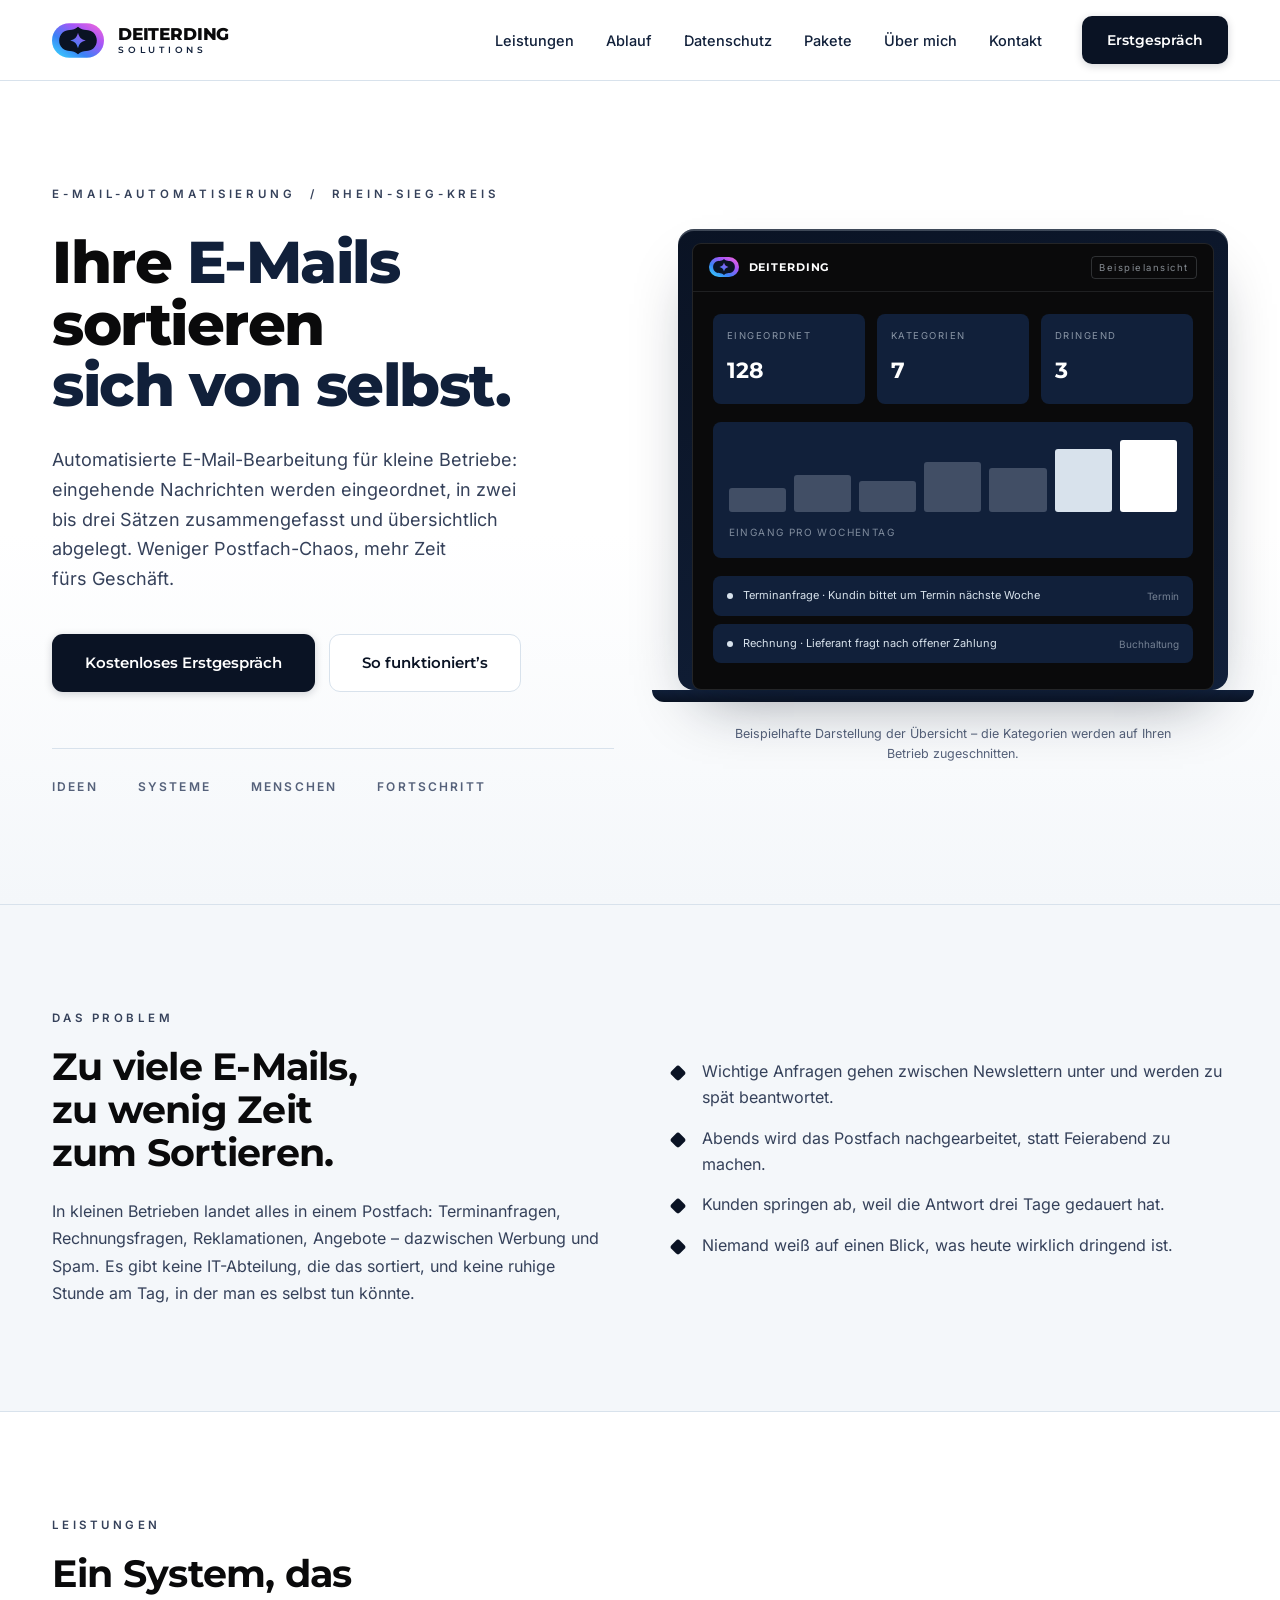
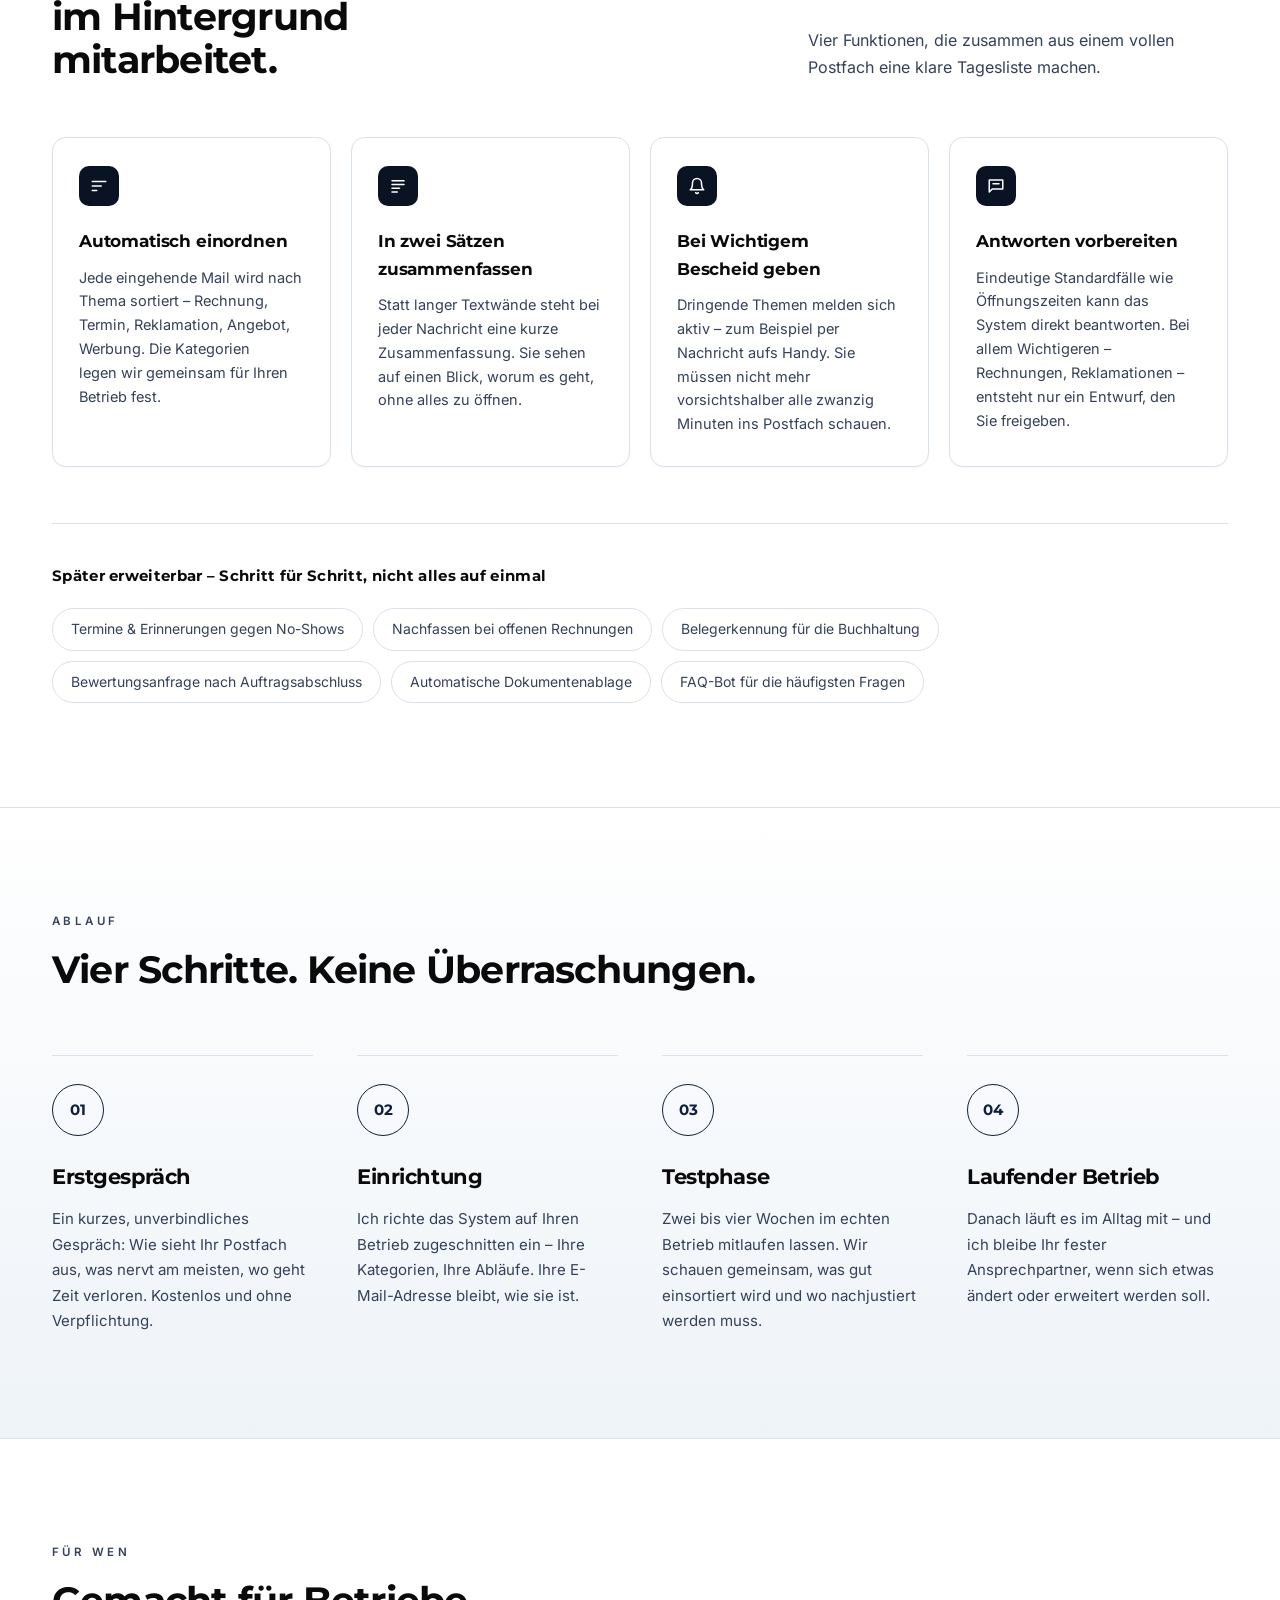
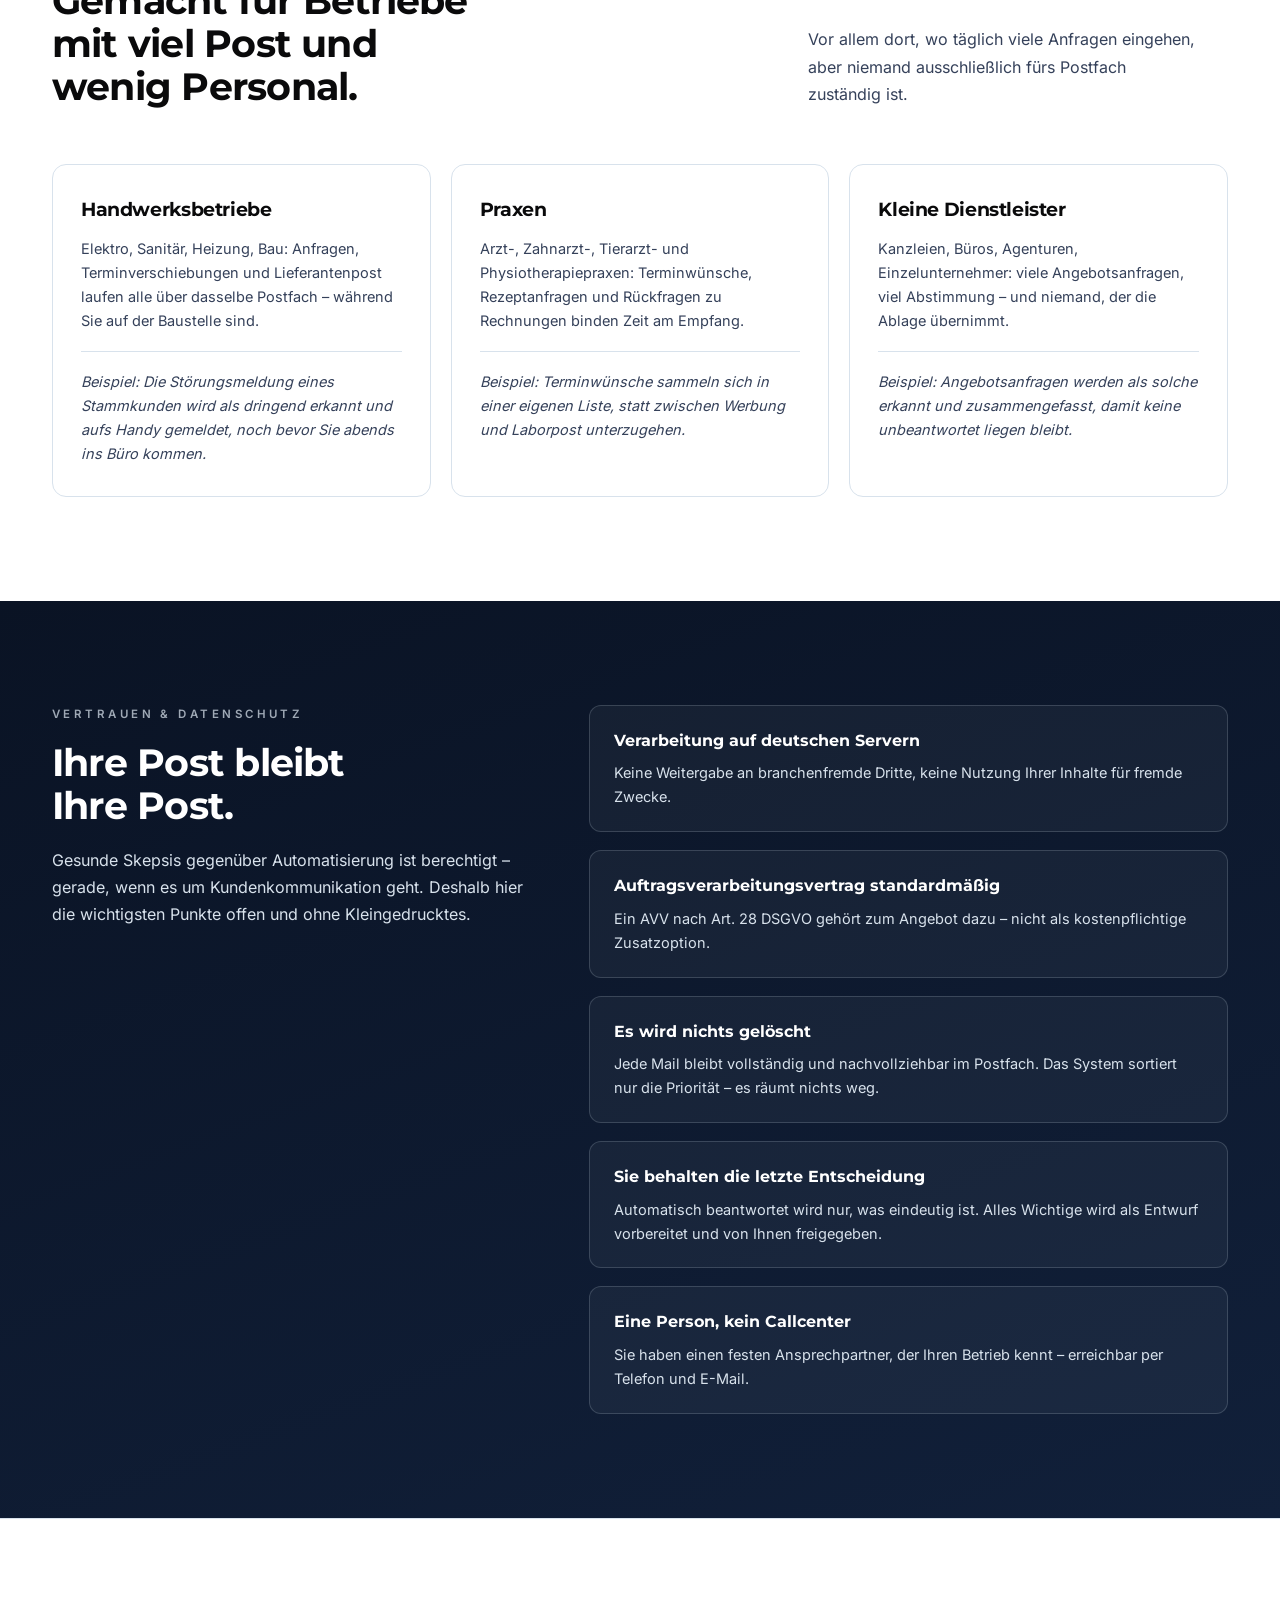
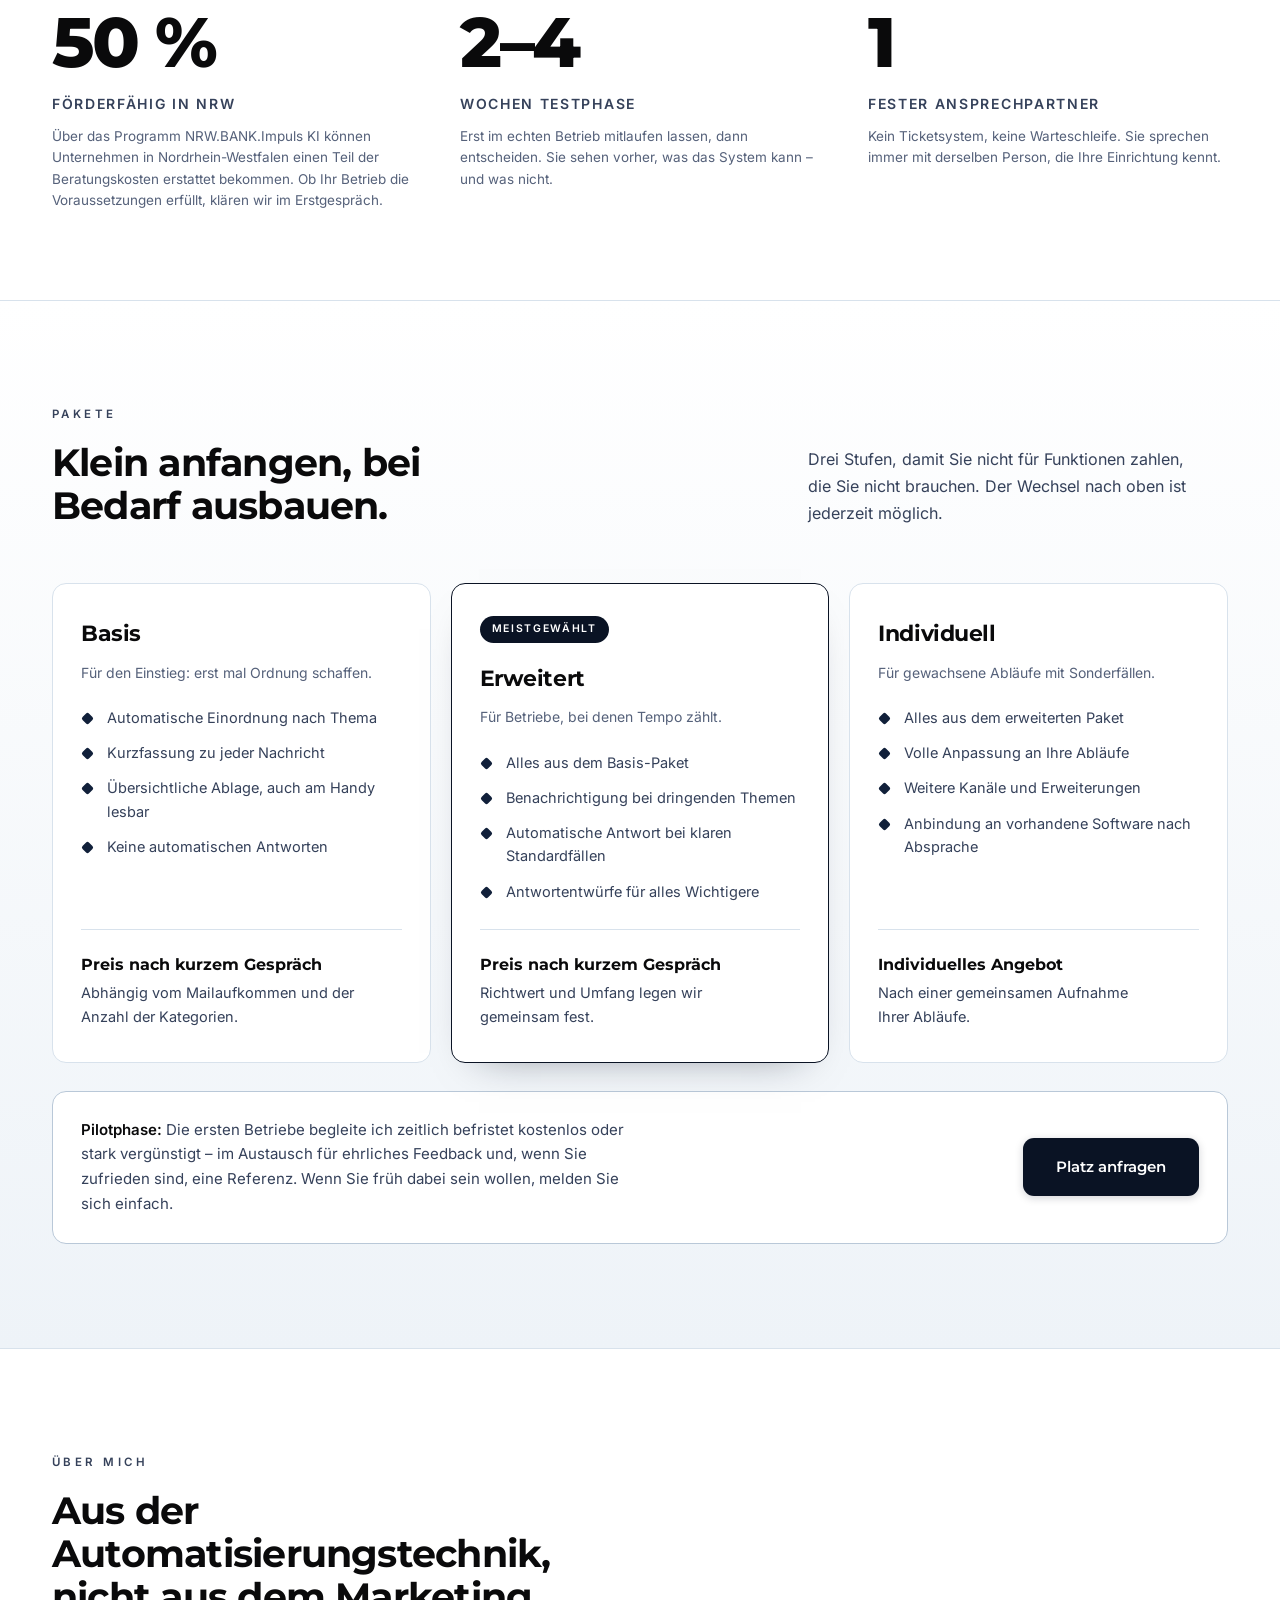
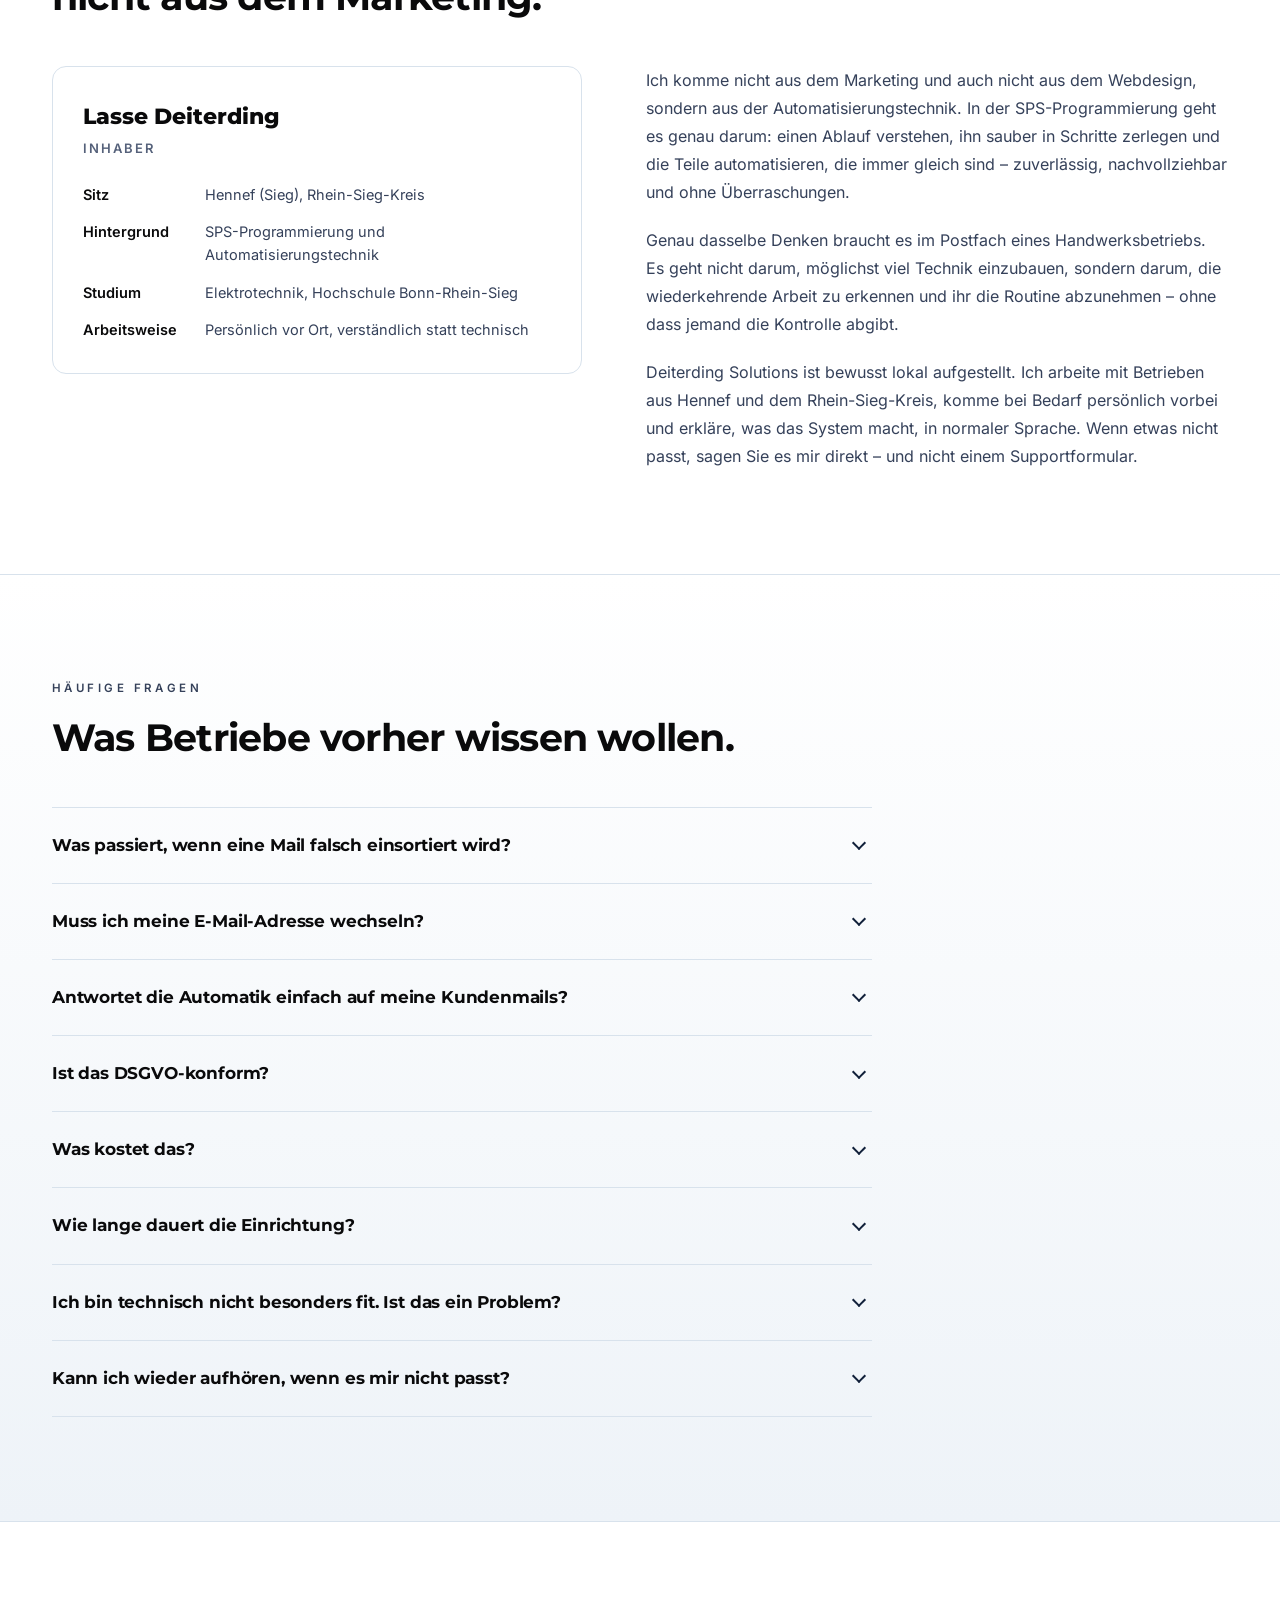
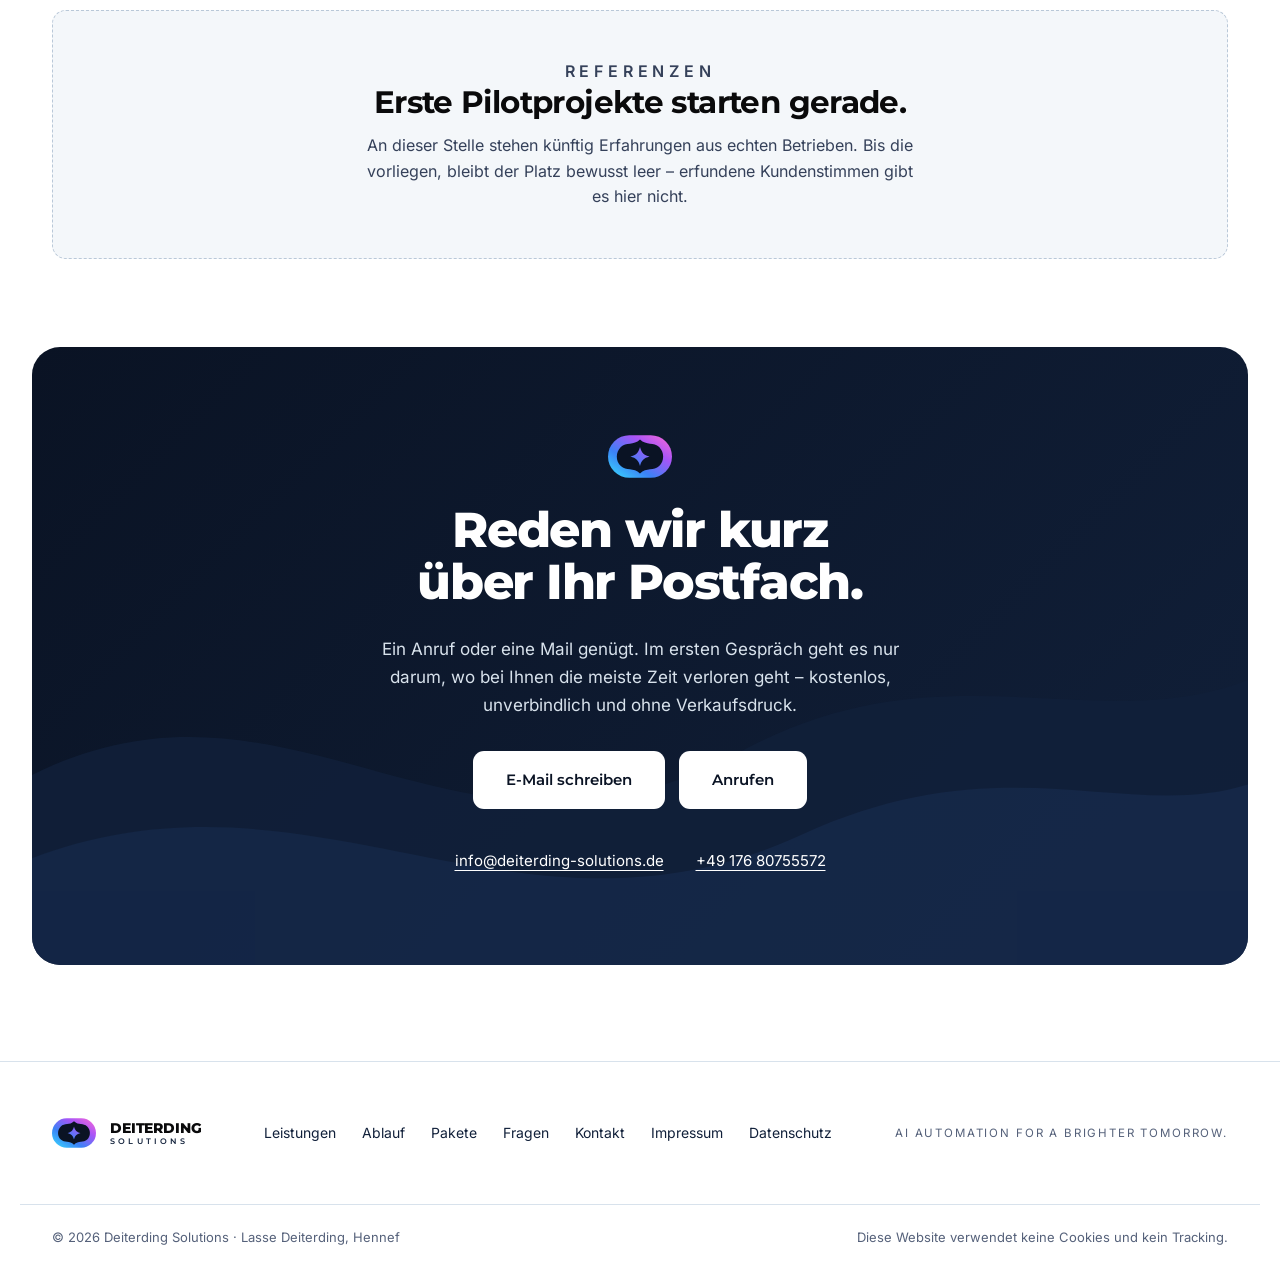
<file: index.html>
<!DOCTYPE html>
<html lang="de">
<head>
<meta charset="utf-8">
<meta name="viewport" content="width=device-width, initial-scale=1">
<title>Deiterding Solutions – E-Mail-Automatisierung für Betriebe im Rhein-Sieg-Kreis</title>
<meta name="description" content="Ihre E-Mails sortieren sich von selbst: automatische Einordnung, Kurzfassung und Vorsortierung für Handwerksbetriebe, Praxen und Dienstleister im Kreis Hennef und Rhein-Sieg-Kreis. Deutsche Server, AVV, persönliche Betreuung.">
<meta name="author" content="Lasse Deiterding">
<link rel="canonical" href="https://deiterding-solutions.de/">

<meta property="og:type" content="website">
<meta property="og:locale" content="de_DE">
<meta property="og:site_name" content="Deiterding Solutions">
<meta property="og:title" content="Deiterding Solutions – Ihre E-Mails sortieren sich von selbst">
<meta property="og:description" content="Automatisierte E-Mail-Bearbeitung für kleine Betriebe im Rhein-Sieg-Kreis. Weniger Postfach-Chaos, mehr Zeit fürs Geschäft.">
<meta property="og:url" content="https://deiterding-solutions.de/">
<meta property="og:image" content="https://deiterding-solutions.de/assets/img/og-image.png">
<meta name="twitter:card" content="summary_large_image">
<meta name="theme-color" content="#0A1324">

<link rel="icon" href="/assets/img/favicon.svg" type="image/svg+xml">
<link rel="preload" href="/assets/fonts/montserrat-latin.woff2" as="font" type="font/woff2" crossorigin>
<link rel="preload" href="/assets/fonts/inter-latin.woff2" as="font" type="font/woff2" crossorigin>
<link rel="stylesheet" href="/assets/css/style.css">

<script type="application/ld+json">
{
  "@context": "https://schema.org",
  "@type": "ProfessionalService",
  "name": "Deiterding Solutions",
  "description": "KI-gestützte Prozessautomatisierung für Kleinbetriebe, mit Schwerpunkt auf automatisierter E-Mail-Bearbeitung.",
  "url": "https://deiterding-solutions.de/",
  "email": "info@deiterding-solutions.de",
  "telephone": "+4917680755572",
  "founder": { "@type": "Person", "name": "Lasse Deiterding" },
  "areaServed": [
    { "@type": "AdministrativeArea", "name": "Rhein-Sieg-Kreis" },
    { "@type": "City", "name": "Hennef (Sieg)" }
  ],
  "address": {
    "@type": "PostalAddress",
    "streetAddress": "Am Steimelsknippen 24",
    "postalCode": "53773",
    "addressLocality": "Hennef (Sieg)",
    "addressRegion": "NRW",
    "addressCountry": "DE"
  },
  "knowsLanguage": "de"
}
</script>
</head>
<body>

<a class="skip-link" href="#main">Zum Inhalt springen</a>

<header class="header">
  <div class="header__inner">
    <a class="logo" href="/" aria-label="Deiterding Solutions – zur Startseite">
      <svg class="logo__mark" width="52" height="35" viewBox="0 0 120 80" role="img" aria-hidden="true" focusable="false">
        <defs><linearGradient id="dsg-header" x1="0" y1="1" x2="1" y2="0">
          <stop offset="0%" stop-color="#39E0FF"/><stop offset="35%" stop-color="#3B82F6"/><stop offset="68%" stop-color="#A855F7"/><stop offset="100%" stop-color="#FF6AD5"/>
        </linearGradient></defs>
        <rect width="120" height="80" rx="40" fill="url(#dsg-header)"/>
        <path fill-rule="evenodd" fill="#0A1324" d="M60,8 C72,20 86,12 96,22 C106,32 106,48 96,58 C86,68 72,60 60,72 C48,60 34,68 24,58 C14,48 14,32 24,22 C34,12 48,20 60,8 Z M60,22 C63,33 67,37 78,40 C67,43 63,47 60,58 C57,47 53,43 42,40 C53,37 57,33 60,22 Z"/>
      </svg>
      <span class="logo__text">
        <span class="logo__name">DEITERDING</span>
        <span class="logo__sub">SOLUTIONS</span>
      </span>
    </a>

    <button class="nav-toggle" type="button" aria-expanded="false" aria-controls="hauptnavigation">
      <span class="nav-toggle__bars" aria-hidden="true"></span>
      <span class="sr-only" style="position:absolute;width:1px;height:1px;overflow:hidden;clip:rect(0 0 0 0)">Menü öffnen</span>
    </button>

    <nav class="nav" id="hauptnavigation" aria-label="Hauptnavigation">
      <a href="#leistungen">Leistungen</a>
      <a href="#ablauf">Ablauf</a>
      <a href="#vertrauen">Datenschutz</a>
      <a href="#preise">Pakete</a>
      <a href="#ueber-mich">Über mich</a>
      <a href="#kontakt">Kontakt</a>
    </nav>

    <a class="btn btn--primary btn--sm" href="#kontakt">Erstgespräch</a>
  </div>
</header>

<main id="main">

  <!-- ===== Hero ===== -->
  <section class="hero">
    <div class="wrap hero__inner">
      <div>
        <p class="hero__kicker">E-Mail-Automatisierung &nbsp;/&nbsp; Rhein-Sieg-Kreis</p>
        <h1>Ihre <span class="nbr">E-Mails</span> sortieren<br><span>sich von selbst.</span></h1>
        <p class="hero__sub">Automatisierte E-Mail-Bearbeitung für kleine Betriebe: eingehende Nachrichten werden eingeordnet, in zwei bis drei Sätzen zusammengefasst und übersichtlich abgelegt. Weniger Postfach-Chaos, mehr Zeit fürs Geschäft.</p>
        <div class="hero__actions">
          <a class="btn btn--primary" href="#kontakt">Kostenloses Erstgespräch</a>
          <a class="btn btn--ghost" href="#ablauf">So funktioniert&rsquo;s</a>
        </div>
        <ul class="hero__values">
          <li>IDEEN</li><li>SYSTEME</li><li>MENSCHEN</li><li>FORTSCHRITT</li>
        </ul>
      </div>

      <div>
        <div class="mock">
          <div class="mock__glow" aria-hidden="true"></div>
          <div class="mock__frame">
            <div class="mock__screen">
              <div class="mock__bar">
                <svg width="30" height="20" viewBox="0 0 120 80" aria-hidden="true" focusable="false">
                  <defs><linearGradient id="dsg-mock" x1="0" y1="1" x2="1" y2="0">
                    <stop offset="0%" stop-color="#39E0FF"/><stop offset="35%" stop-color="#3B82F6"/><stop offset="68%" stop-color="#A855F7"/><stop offset="100%" stop-color="#FF6AD5"/>
                  </linearGradient></defs>
                  <rect width="120" height="80" rx="40" fill="url(#dsg-mock)"/>
                  <path fill-rule="evenodd" fill="#0A1324" d="M60,8 C72,20 86,12 96,22 C106,32 106,48 96,58 C86,68 72,60 60,72 C48,60 34,68 24,58 C14,48 14,32 24,22 C34,12 48,20 60,8 Z M60,22 C63,33 67,37 78,40 C67,43 63,47 60,58 C57,47 53,43 42,40 C53,37 57,33 60,22 Z"/>
                </svg>
                <span class="mock__bar-name">DEITERDING</span>
                <span class="mock__badge">Beispielansicht</span>
              </div>
              <div class="mock__body">
                <div class="mock__stats">
                  <div class="mock__tile">
                    <div class="mock__tile-label">EINGEORDNET</div>
                    <div class="mock__tile-value">128</div>
                  </div>
                  <div class="mock__tile">
                    <div class="mock__tile-label">KATEGORIEN</div>
                    <div class="mock__tile-value">7</div>
                  </div>
                  <div class="mock__tile">
                    <div class="mock__tile-label">DRINGEND</div>
                    <div class="mock__tile-value">3</div>
                  </div>
                </div>
                <div class="mock__chart">
                  <div class="mock__bars" aria-hidden="true">
                    <span style="height:34%"></span>
                    <span style="height:52%"></span>
                    <span style="height:44%"></span>
                    <span style="height:70%"></span>
                    <span style="height:62%"></span>
                    <span style="height:88%;background:#D8E2EC"></span>
                    <span style="height:100%;background:#fff"></span>
                  </div>
                  <div class="mock__chart-label">EINGANG PRO WOCHENTAG</div>
                </div>
                <div class="mock__rows">
                  <div class="mock__row">
                    <span class="mock__dot" aria-hidden="true"></span>
                    <span>Terminanfrage · Kundin bittet um Termin nächste Woche</span>
                    <span class="mock__tag">Termin</span>
                  </div>
                  <div class="mock__row">
                    <span class="mock__dot" aria-hidden="true"></span>
                    <span>Rechnung · Lieferant fragt nach offener Zahlung</span>
                    <span class="mock__tag">Buchhaltung</span>
                  </div>
                </div>
              </div>
            </div>
          </div>
          <div class="mock__foot" aria-hidden="true"></div>
        </div>
        <p class="mock__note">Beispielhafte Darstellung der Übersicht – die Kategorien werden auf Ihren Betrieb zugeschnitten.</p>
      </div>
    </div>
  </section>

  <!-- ===== Problem ===== -->
  <section class="section problem">
    <div class="wrap problem__grid">
      <div>
        <p class="eyebrow">Das Problem</p>
        <h2 class="h2">Zu viele E-Mails, zu wenig Zeit zum Sortieren.</h2>
        <p class="lead">In kleinen Betrieben landet alles in einem Postfach: Terminanfragen, Rechnungsfragen, Reklamationen, Angebote – dazwischen Werbung und Spam. Es gibt keine IT-Abteilung, die das sortiert, und keine ruhige Stunde am Tag, in der man es selbst tun könnte.</p>
      </div>
      <ul class="problem__list">
        <li>Wichtige Anfragen gehen zwischen Newslettern unter und werden zu spät beantwortet.</li>
        <li>Abends wird das Postfach nachgearbeitet, statt Feierabend zu machen.</li>
        <li>Kunden springen ab, weil die Antwort drei Tage gedauert hat.</li>
        <li>Niemand weiß auf einen Blick, was heute wirklich dringend ist.</li>
      </ul>
    </div>
  </section>

  <!-- ===== Leistungen ===== -->
  <section class="section" id="leistungen">
    <div class="wrap">
      <div class="section-head">
        <div>
          <p class="eyebrow">Leistungen</p>
          <h2 class="h2">Ein System, das im Hintergrund mitarbeitet.</h2>
        </div>
        <p class="lead">Vier Funktionen, die zusammen aus einem vollen Postfach eine klare Tagesliste machen.</p>
      </div>

      <div class="cards">
        <article class="card">
          <div class="card__icon" aria-hidden="true">
            <svg width="18" height="18" viewBox="0 0 24 24" fill="none" stroke="currentColor" stroke-width="2" stroke-linecap="round" stroke-linejoin="round"><path d="M3 6h18M3 12h12M3 18h6"/></svg>
          </div>
          <h3 class="h3">Automatisch einordnen</h3>
          <p>Jede eingehende Mail wird nach Thema sortiert – Rechnung, Termin, Reklamation, Angebot, Werbung. Die Kategorien legen wir gemeinsam für Ihren Betrieb fest.</p>
        </article>

        <article class="card">
          <div class="card__icon" aria-hidden="true">
            <svg width="18" height="18" viewBox="0 0 24 24" fill="none" stroke="currentColor" stroke-width="2" stroke-linecap="round" stroke-linejoin="round"><path d="M4 5h16M4 10h16M4 15h10M4 20h7"/></svg>
          </div>
          <h3 class="h3">In zwei Sätzen zusammenfassen</h3>
          <p>Statt langer Textwände steht bei jeder Nachricht eine kurze Zusammenfassung. Sie sehen auf einen Blick, worum es geht, ohne alles zu öffnen.</p>
        </article>

        <article class="card">
          <div class="card__icon" aria-hidden="true">
            <svg width="18" height="18" viewBox="0 0 24 24" fill="none" stroke="currentColor" stroke-width="2" stroke-linecap="round" stroke-linejoin="round"><path d="M18 8A6 6 0 0 0 6 8c0 7-3 9-3 9h18s-3-2-3-9"/><path d="M13.7 21a2 2 0 0 1-3.4 0"/></svg>
          </div>
          <h3 class="h3">Bei Wichtigem Bescheid geben</h3>
          <p>Dringende Themen melden sich aktiv – zum Beispiel per Nachricht aufs Handy. Sie müssen nicht mehr vorsichtshalber alle zwanzig Minuten ins Postfach schauen.</p>
        </article>

        <article class="card">
          <div class="card__icon" aria-hidden="true">
            <svg width="18" height="18" viewBox="0 0 24 24" fill="none" stroke="currentColor" stroke-width="2" stroke-linecap="round" stroke-linejoin="round"><path d="M3 4h18v12H7l-4 4z"/><path d="M8 9h8"/></svg>
          </div>
          <h3 class="h3">Antworten vorbereiten</h3>
          <p>Eindeutige Standardfälle wie Öffnungszeiten kann das System direkt beantworten. Bei allem Wichtigeren – Rechnungen, Reklamationen – entsteht nur ein Entwurf, den Sie freigeben.</p>
        </article>
      </div>

      <div class="extras">
        <h3 class="h3">Später erweiterbar – Schritt für Schritt, nicht alles auf einmal</h3>
        <ul class="extras__list">
          <li>Termine &amp; Erinnerungen gegen No-Shows</li>
          <li>Nachfassen bei offenen Rechnungen</li>
          <li>Belegerkennung für die Buchhaltung</li>
          <li>Bewertungsanfrage nach Auftragsabschluss</li>
          <li>Automatische Dokumentenablage</li>
          <li>FAQ-Bot für die häufigsten Fragen</li>
        </ul>
      </div>
    </div>
  </section>

  <!-- ===== Ablauf ===== -->
  <section class="section section--alt" id="ablauf">
    <div class="wrap">
      <p class="eyebrow">Ablauf</p>
      <h2 class="h2" style="margin-bottom:64px">Vier Schritte. Keine Überraschungen.</h2>
      <div class="steps">
        <div class="step">
          <div class="step__num">01</div>
          <h3>Erstgespräch</h3>
          <p>Ein kurzes, unverbindliches Gespräch: Wie sieht Ihr Postfach aus, was nervt am meisten, wo geht Zeit verloren. Kostenlos und ohne Verpflichtung.</p>
        </div>
        <div class="step">
          <div class="step__num">02</div>
          <h3>Einrichtung</h3>
          <p>Ich richte das System auf Ihren Betrieb zugeschnitten ein – Ihre Kategorien, Ihre Abläufe. Ihre E-Mail-Adresse bleibt, wie sie ist.</p>
        </div>
        <div class="step">
          <div class="step__num">03</div>
          <h3>Testphase</h3>
          <p>Zwei bis vier Wochen im echten Betrieb mitlaufen lassen. Wir schauen gemeinsam, was gut einsortiert wird und wo nachjustiert werden muss.</p>
        </div>
        <div class="step">
          <div class="step__num">04</div>
          <h3>Laufender Betrieb</h3>
          <p>Danach läuft es im Alltag mit – und ich bleibe Ihr fester Ansprechpartner, wenn sich etwas ändert oder erweitert werden soll.</p>
        </div>
      </div>
    </div>
  </section>

  <!-- ===== Zielgruppen ===== -->
  <section class="section" id="fuer-wen">
    <div class="wrap">
      <div class="section-head">
        <div>
          <p class="eyebrow">Für wen</p>
          <h2 class="h2">Gemacht für Betriebe mit viel Post und wenig Personal.</h2>
        </div>
        <p class="lead">Vor allem dort, wo täglich viele Anfragen eingehen, aber niemand ausschließlich fürs Postfach zuständig ist.</p>
      </div>

      <div class="audience">
        <div class="audience__item">
          <h3>Handwerksbetriebe</h3>
          <p>Elektro, Sanitär, Heizung, Bau: Anfragen, Terminverschiebungen und Lieferantenpost laufen alle über dasselbe Postfach – während Sie auf der Baustelle sind.</p>
          <p class="audience__eg">Beispiel: Die Störungsmeldung eines Stammkunden wird als dringend erkannt und aufs Handy gemeldet, noch bevor Sie abends ins Büro kommen.</p>
        </div>
        <div class="audience__item">
          <h3>Praxen</h3>
          <p>Arzt-, Zahnarzt-, Tierarzt- und Physiotherapiepraxen: Terminwünsche, Rezeptanfragen und Rückfragen zu Rechnungen binden Zeit am Empfang.</p>
          <p class="audience__eg">Beispiel: Terminwünsche sammeln sich in einer eigenen Liste, statt zwischen Werbung und Laborpost unterzugehen.</p>
        </div>
        <div class="audience__item">
          <h3>Kleine Dienstleister</h3>
          <p>Kanzleien, Büros, Agenturen, Einzelunternehmer: viele Angebotsanfragen, viel Abstimmung – und niemand, der die Ablage übernimmt.</p>
          <p class="audience__eg">Beispiel: Angebotsanfragen werden als solche erkannt und zusammengefasst, damit keine unbeantwortet liegen bleibt.</p>
        </div>
      </div>
    </div>
  </section>

  <!-- ===== Vertrauen & Datenschutz ===== -->
  <section class="section section--dark" id="vertrauen">
    <div class="wrap trust">
      <div class="trust__grid">
        <div>
          <p class="eyebrow">Vertrauen &amp; Datenschutz</p>
          <h2 class="h2">Ihre Post bleibt Ihre Post.</h2>
          <p class="trust__intro">Gesunde Skepsis gegenüber Automatisierung ist berechtigt – gerade, wenn es um Kundenkommunikation geht. Deshalb hier die wichtigsten Punkte offen und ohne Kleingedrucktes.</p>
        </div>
        <ul class="trust__list">
          <li>
            <strong>Verarbeitung auf deutschen Servern</strong>
            <span>Keine Weitergabe an branchenfremde Dritte, keine Nutzung Ihrer Inhalte für fremde Zwecke.</span>
          </li>
          <li>
            <strong>Auftragsverarbeitungsvertrag standardmäßig</strong>
            <span>Ein AVV nach Art. 28 DSGVO gehört zum Angebot dazu – nicht als kostenpflichtige Zusatzoption.</span>
          </li>
          <li>
            <strong>Es wird nichts gelöscht</strong>
            <span>Jede Mail bleibt vollständig und nachvollziehbar im Postfach. Das System sortiert nur die Priorität – es räumt nichts weg.</span>
          </li>
          <li>
            <strong>Sie behalten die letzte Entscheidung</strong>
            <span>Automatisch beantwortet wird nur, was eindeutig ist. Alles Wichtige wird als Entwurf vorbereitet und von Ihnen freigegeben.</span>
          </li>
          <li>
            <strong>Eine Person, kein Callcenter</strong>
            <span>Sie haben einen festen Ansprechpartner, der Ihren Betrieb kennt – erreichbar per Telefon und E-Mail.</span>
          </li>
        </ul>
      </div>
    </div>
  </section>

  <!-- ===== Fakten ===== -->
  <section class="section section--tight">
    <div class="wrap facts">
      <div>
        <div class="fact__value">50&nbsp;%</div>
        <div class="fact__label">FÖRDERFÄHIG IN NRW</div>
        <p class="fact__note">Über das Programm NRW.BANK.Impuls KI können Unternehmen in Nordrhein-Westfalen einen Teil der Beratungskosten erstattet bekommen. Ob Ihr Betrieb die Voraussetzungen erfüllt, klären wir im Erstgespräch.</p>
      </div>
      <div>
        <div class="fact__value">2–4</div>
        <div class="fact__label">WOCHEN TESTPHASE</div>
        <p class="fact__note">Erst im echten Betrieb mitlaufen lassen, dann entscheiden. Sie sehen vorher, was das System kann – und was nicht.</p>
      </div>
      <div>
        <div class="fact__value">1</div>
        <div class="fact__label">FESTER ANSPRECHPARTNER</div>
        <p class="fact__note">Kein Ticketsystem, keine Warteschleife. Sie sprechen immer mit derselben Person, die Ihre Einrichtung kennt.</p>
      </div>
    </div>
  </section>

  <!-- ===== Preise ===== -->
  <section class="section section--alt" id="preise">
    <div class="wrap">
      <div class="section-head">
        <div>
          <p class="eyebrow">Pakete</p>
          <h2 class="h2">Klein anfangen, bei Bedarf ausbauen.</h2>
        </div>
        <p class="lead">Drei Stufen, damit Sie nicht für Funktionen zahlen, die Sie nicht brauchen. Der Wechsel nach oben ist jederzeit möglich.</p>
      </div>

      <div class="plans">
        <div class="plan">
          <h3>Basis</h3>
          <p class="plan__for">Für den Einstieg: erst mal Ordnung schaffen.</p>
          <ul class="plan__features">
            <li>Automatische Einordnung nach Thema</li>
            <li>Kurzfassung zu jeder Nachricht</li>
            <li>Übersichtliche Ablage, auch am Handy lesbar</li>
            <li>Keine automatischen Antworten</li>
          </ul>
          <p class="plan__price"><strong>Preis nach kurzem Gespräch</strong>Abhängig vom Mailaufkommen und der Anzahl der Kategorien.</p>
        </div>

        <div class="plan plan--featured">
          <span class="plan__tag">Meistgewählt</span>
          <h3>Erweitert</h3>
          <p class="plan__for">Für Betriebe, bei denen Tempo zählt.</p>
          <ul class="plan__features">
            <li>Alles aus dem Basis-Paket</li>
            <li>Benachrichtigung bei dringenden Themen</li>
            <li>Automatische Antwort bei klaren Standardfällen</li>
            <li>Antwortentwürfe für alles Wichtigere</li>
          </ul>
          <p class="plan__price"><strong>Preis nach kurzem Gespräch</strong>Richtwert und Umfang legen wir gemeinsam fest.</p>
        </div>

        <div class="plan">
          <h3>Individuell</h3>
          <p class="plan__for">Für gewachsene Abläufe mit Sonderfällen.</p>
          <ul class="plan__features">
            <li>Alles aus dem erweiterten Paket</li>
            <li>Volle Anpassung an Ihre Abläufe</li>
            <li>Weitere Kanäle und Erweiterungen</li>
            <li>Anbindung an vorhandene Software nach Absprache</li>
          </ul>
          <p class="plan__price"><strong>Individuelles Angebot</strong>Nach einer gemeinsamen Aufnahme Ihrer Abläufe.</p>
        </div>
      </div>

      <div class="pilot">
        <p><strong>Pilotphase:</strong> Die ersten Betriebe begleite ich zeitlich befristet kostenlos oder stark vergünstigt – im Austausch für ehrliches Feedback und, wenn Sie zufrieden sind, eine Referenz. Wenn Sie früh dabei sein wollen, melden Sie sich einfach.</p>
        <a class="btn btn--primary" href="#kontakt">Platz anfragen</a>
      </div>
    </div>
  </section>

  <!-- ===== Über mich ===== -->
  <section class="section" id="ueber-mich">
    <div class="wrap">
      <p class="eyebrow">Über mich</p>
      <h2 class="h2" style="margin-bottom:48px;max-width:20ch">Aus der Automatisierungstechnik, nicht aus dem Marketing.</h2>

      <div class="about__grid">
        <div class="about__card">
          <div class="about__name">Lasse Deiterding</div>
          <div class="about__role">Inhaber</div>
          <ul class="about__meta">
            <li><b>Sitz</b><span>Hennef (Sieg), Rhein-Sieg-Kreis</span></li>
            <li><b>Hintergrund</b><span>SPS-Programmierung und Automatisierungstechnik</span></li>
            <li><b>Studium</b><span>Elektrotechnik, Hochschule Bonn-Rhein-Sieg</span></li>
            <li><b>Arbeitsweise</b><span>Persönlich vor Ort, verständlich statt technisch</span></li>
          </ul>
        </div>

        <div class="about__text">
          <p>Ich komme nicht aus dem Marketing und auch nicht aus dem Webdesign, sondern aus der Automatisierungstechnik. In der SPS-Programmierung geht es genau darum: einen Ablauf verstehen, ihn sauber in Schritte zerlegen und die Teile automatisieren, die immer gleich sind – zuverlässig, nachvollziehbar und ohne Überraschungen.</p>
          <p>Genau dasselbe Denken braucht es im Postfach eines Handwerksbetriebs. Es geht nicht darum, möglichst viel Technik einzubauen, sondern darum, die wiederkehrende Arbeit zu erkennen und ihr die Routine abzunehmen – ohne dass jemand die Kontrolle abgibt.</p>
          <p>Deiterding Solutions ist bewusst lokal aufgestellt. Ich arbeite mit Betrieben aus Hennef und dem Rhein-Sieg-Kreis, komme bei Bedarf persönlich vorbei und erkläre, was das System macht, in normaler Sprache. Wenn etwas nicht passt, sagen Sie es mir direkt – und nicht einem Supportformular.</p>
        </div>
      </div>
    </div>
  </section>

  <!-- ===== FAQ ===== -->
  <section class="section section--alt" id="faq">
    <div class="wrap">
      <p class="eyebrow">Häufige Fragen</p>
      <h2 class="h2" style="margin-bottom:48px">Was Betriebe vorher wissen wollen.</h2>

      <div class="faq">
        <details>
          <summary>Was passiert, wenn eine Mail falsch einsortiert wird?</summary>
          <p class="faq__answer">Nichts geht verloren. Jede Nachricht bleibt vollständig in Ihrem Postfach und ist ganz normal auffindbar – die Einordnung ist eine zusätzliche Hilfe, kein Ersatz. Falsch einsortierte Mails korrigieren Sie mit einem Klick, und das System lernt Ihre Korrekturen für die Zukunft mit.</p>
        </details>
        <details>
          <summary>Muss ich meine E-Mail-Adresse wechseln?</summary>
          <p class="faq__answer">Nein. Ihre bestehende Adresse bleibt genau so, wie sie ist. Es ändert sich nichts an Ihren Visitenkarten, Ihrem Briefpapier oder Ihrer Website – das System setzt auf dem auf, was Sie schon haben.</p>
        </details>
        <details>
          <summary>Antwortet die Automatik einfach auf meine Kundenmails?</summary>
          <p class="faq__answer">Nur, wenn Sie das ausdrücklich freigeben, und nur bei eindeutigen Standardfällen wie einer Frage nach Öffnungszeiten. Bei allem, was Geld, Fristen oder Beschwerden betrifft, wird ausschließlich ein Antwortentwurf vorbereitet – abgeschickt wird er erst, wenn Sie ihn gelesen und bestätigt haben.</p>
        </details>
        <details>
          <summary>Ist das DSGVO-konform?</summary>
          <p class="faq__answer">Ja. Die Verarbeitung läuft auf Servern in Deutschland, und ein Auftragsverarbeitungsvertrag nach Art. 28 DSGVO gehört standardmäßig zum Angebot. Welche Daten wofür verarbeitet werden, halten wir vor dem Start schriftlich fest, damit Sie es Ihrer eigenen Dokumentation beilegen können.</p>
        </details>
        <details>
          <summary>Was kostet das?</summary>
          <p class="faq__answer">Das hängt vom Mailaufkommen, der Zahl der Kategorien und dem gewünschten Umfang ab – deshalb nenne ich hier keine Pauschalpreise, die ohnehin nicht passen würden. Im kostenlosen Erstgespräch schauen wir uns Ihre Situation an, danach bekommen Sie einen konkreten Preis. Für Unternehmen in NRW kommt gegebenenfalls die Förderung über NRW.BANK.Impuls KI infrage.</p>
        </details>
        <details>
          <summary>Wie lange dauert die Einrichtung?</summary>
          <p class="faq__answer">Die eigentliche Einrichtung ist meist in wenigen Tagen erledigt. Danach folgt die Testphase von zwei bis vier Wochen, in der wir die Einordnung an Ihrem echten Posteingang nachschärfen. Sie müssen dafür nichts umstellen und nichts installieren.</p>
        </details>
        <details>
          <summary>Ich bin technisch nicht besonders fit. Ist das ein Problem?</summary>
          <p class="faq__answer">Nein, im Gegenteil – dafür ist das gemacht. Sie bekommen eine Übersicht, die sich wie eine normale Liste liest und auch am Handy funktioniert. Die Technik dahinter richte ich ein, Sie müssen sie nicht verstehen und auch nicht pflegen.</p>
        </details>
        <details>
          <summary>Kann ich wieder aufhören, wenn es mir nicht passt?</summary>
          <p class="faq__answer">Ja. Die Testphase ist unverbindlich, und auch danach binde ich niemanden in lange Laufzeiten. Wenn Sie aufhören, bleibt Ihr Postfach unverändert bestehen – es fällt lediglich die Sortierung weg.</p>
        </details>
      </div>
    </div>
  </section>

  <!-- ===== Referenzen (Platzhalter bis zu den ersten Pilotprojekten) ===== -->
  <section class="section section--tight" id="referenzen">
    <div class="wrap">
      <div class="refs">
        <p class="eyebrow">Referenzen</p>
        <h2 class="h2">Erste Pilotprojekte starten gerade.</h2>
        <p>An dieser Stelle stehen künftig Erfahrungen aus echten Betrieben. Bis die vorliegen, bleibt der Platz bewusst leer – erfundene Kundenstimmen gibt es hier nicht.</p>
      </div>
    </div>
  </section>

  <!-- ===== Kontakt ===== -->
  <section class="cta-section" id="kontakt">
    <div class="cta-band">
      <svg class="cta-band__waves" viewBox="0 0 1200 520" preserveAspectRatio="none" aria-hidden="true" focusable="false">
        <path d="M0,360 C260,250 420,470 700,340 C900,248 1050,330 1200,280 L1200,520 L0,520 Z" fill="#11203A"/>
        <path d="M0,430 C280,340 480,520 760,410 C960,332 1080,400 1200,368 L1200,520 L0,520 Z" fill="#16294A"/>
      </svg>
      <div class="cta-band__inner">
        <svg width="64" height="43" viewBox="0 0 120 80" aria-hidden="true" focusable="false">
          <defs><linearGradient id="dsg-cta" x1="0" y1="1" x2="1" y2="0">
            <stop offset="0%" stop-color="#39E0FF"/><stop offset="35%" stop-color="#3B82F6"/><stop offset="68%" stop-color="#A855F7"/><stop offset="100%" stop-color="#FF6AD5"/>
          </linearGradient></defs>
          <rect width="120" height="80" rx="40" fill="url(#dsg-cta)"/>
          <path fill-rule="evenodd" fill="#0A1324" d="M60,8 C72,20 86,12 96,22 C106,32 106,48 96,58 C86,68 72,60 60,72 C48,60 34,68 24,58 C14,48 14,32 24,22 C34,12 48,20 60,8 Z M60,22 C63,33 67,37 78,40 C67,43 63,47 60,58 C57,47 53,43 42,40 C53,37 57,33 60,22 Z"/>
        </svg>
        <h2>Reden wir kurz über Ihr Postfach.</h2>
        <p>Ein Anruf oder eine Mail genügt. Im ersten Gespräch geht es nur darum, wo bei Ihnen die meiste Zeit verloren geht – kostenlos, unverbindlich und ohne Verkaufsdruck.</p>
        <div class="cta-band__actions">
          <a class="btn btn--light" href="mailto:info@deiterding-solutions.de?subject=Anfrage%20Erstgespr%C3%A4ch">E-Mail schreiben</a>
          <a class="btn btn--light" href="tel:+4917680755572">Anrufen</a>
        </div>
        <div class="cta-band__direct">
          <span><a href="mailto:info@deiterding-solutions.de">info@deiterding-solutions.de</a></span>
          <span><a href="tel:+4917680755572">+49 176 80755572</a></span>
        </div>
      </div>
    </div>
  </section>

</main>

<footer class="footer">
  <div class="footer__inner">
    <a class="logo" href="/" aria-label="Deiterding Solutions – zur Startseite">
      <svg class="logo__mark" width="44" height="30" viewBox="0 0 120 80" aria-hidden="true" focusable="false">
        <defs><linearGradient id="dsg-footer" x1="0" y1="1" x2="1" y2="0">
          <stop offset="0%" stop-color="#39E0FF"/><stop offset="35%" stop-color="#3B82F6"/><stop offset="68%" stop-color="#A855F7"/><stop offset="100%" stop-color="#FF6AD5"/>
        </linearGradient></defs>
        <rect width="120" height="80" rx="40" fill="url(#dsg-footer)"/>
        <path fill-rule="evenodd" fill="#0A1324" d="M60,8 C72,20 86,12 96,22 C106,32 106,48 96,58 C86,68 72,60 60,72 C48,60 34,68 24,58 C14,48 14,32 24,22 C34,12 48,20 60,8 Z M60,22 C63,33 67,37 78,40 C67,43 63,47 60,58 C57,47 53,43 42,40 C53,37 57,33 60,22 Z"/>
      </svg>
      <span class="logo__text">
        <span class="logo__name" style="font-size:14px">DEITERDING</span>
        <span class="logo__sub" style="font-size:8px;letter-spacing:.4em">SOLUTIONS</span>
      </span>
    </a>

    <nav class="footer__links" aria-label="Fußzeile">
      <a href="#leistungen">Leistungen</a>
      <a href="#ablauf">Ablauf</a>
      <a href="#preise">Pakete</a>
      <a href="#faq">Fragen</a>
      <a href="#kontakt">Kontakt</a>
      <a href="/impressum.html">Impressum</a>
      <a href="/datenschutz.html">Datenschutz</a>
    </nav>

    <p class="footer__claim">AI Automation for a brighter tomorrow.</p>
  </div>
  <div class="footer__bottom">
    <span>&copy; <span id="jahr">2026</span> Deiterding Solutions · Lasse Deiterding, Hennef</span>
    <span>Diese Website verwendet keine Cookies und kein Tracking.</span>
  </div>
</footer>

<script>
  // Mobile-Navigation. Kein externes Framework, keine Cookies, kein Tracking.
  (function () {
    var toggle = document.querySelector('.nav-toggle');
    var nav = document.getElementById('hauptnavigation');
    if (!toggle || !nav) return;

    function setOpen(open) {
      nav.setAttribute('data-open', open ? 'true' : 'false');
      toggle.setAttribute('aria-expanded', open ? 'true' : 'false');
    }

    toggle.addEventListener('click', function () {
      setOpen(toggle.getAttribute('aria-expanded') !== 'true');
    });

    nav.addEventListener('click', function (e) {
      if (e.target.tagName === 'A') setOpen(false);
    });

    document.addEventListener('keydown', function (e) {
      if (e.key === 'Escape') setOpen(false);
    });

    // Jahreszahl im Footer aktuell halten
    var jahr = document.getElementById('jahr');
    if (jahr) jahr.textContent = new Date().getFullYear();
  })();
</script>

</body>
</html>
</file>
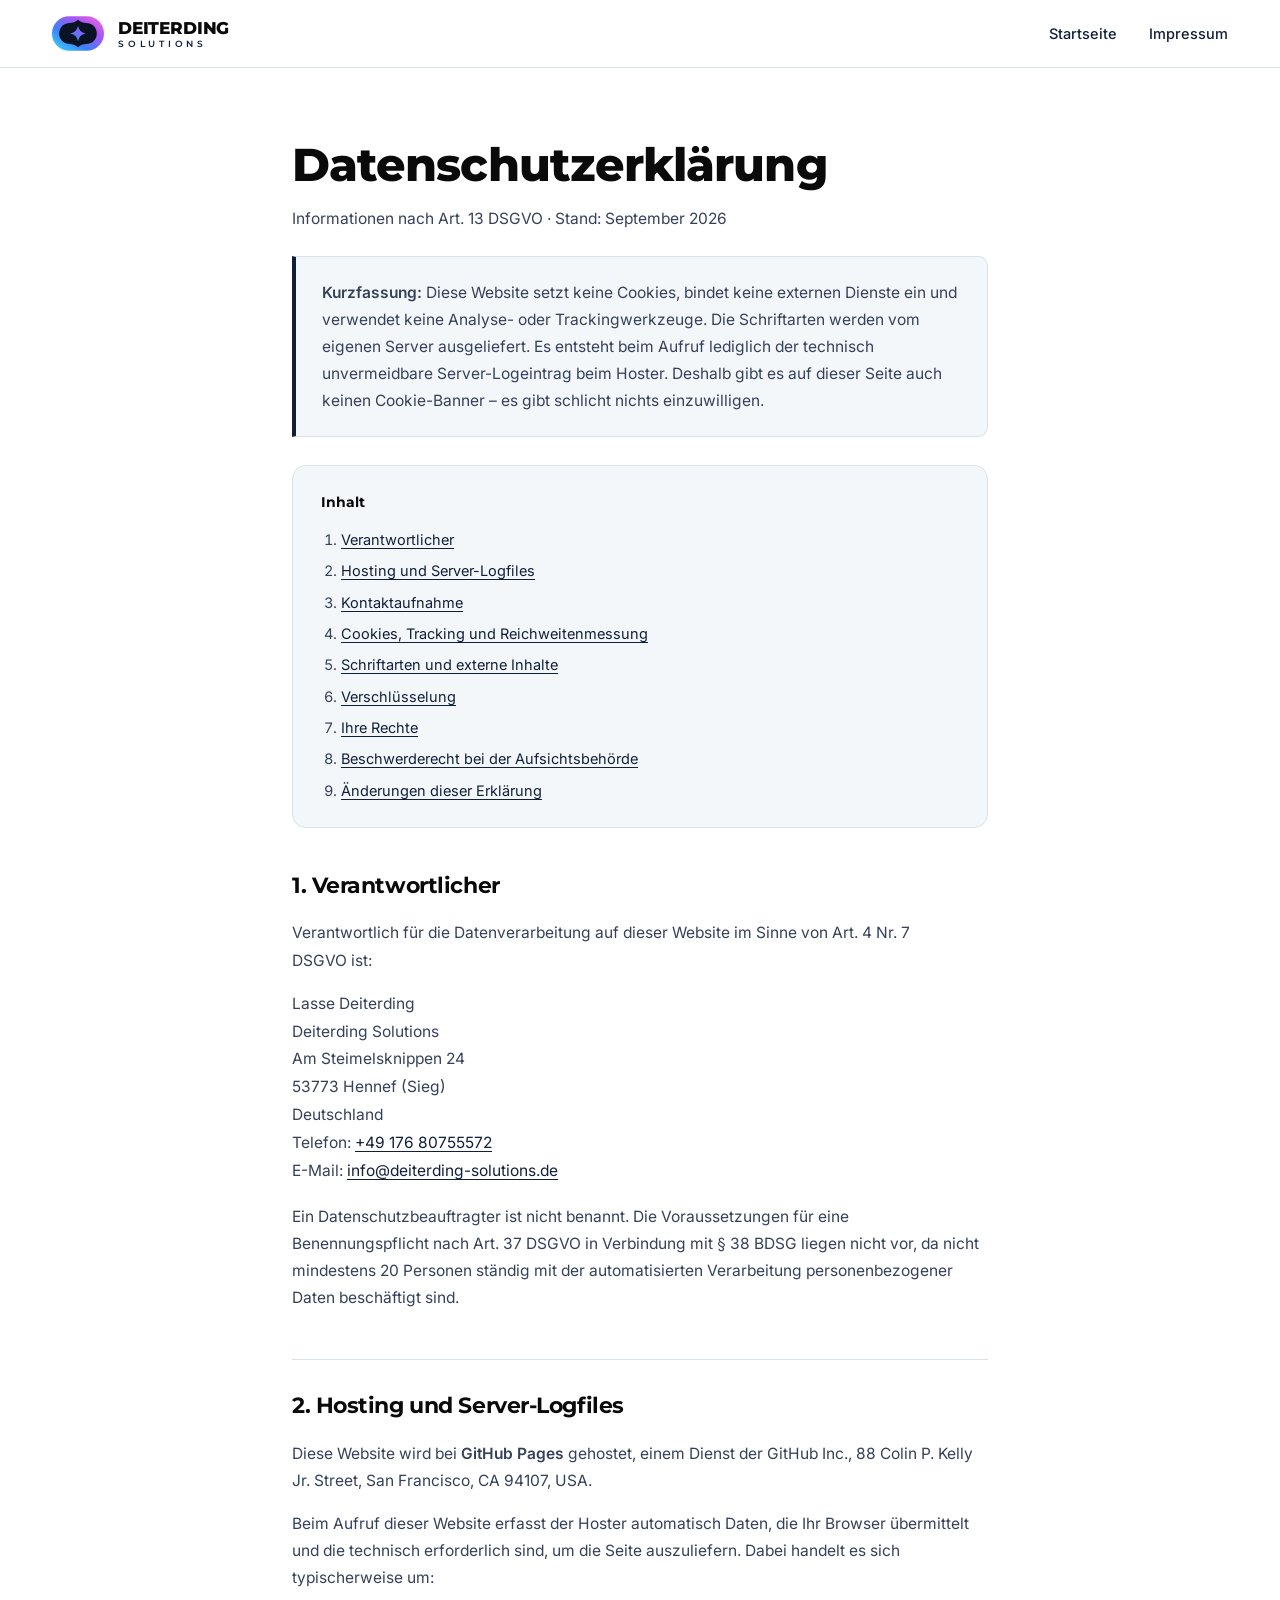
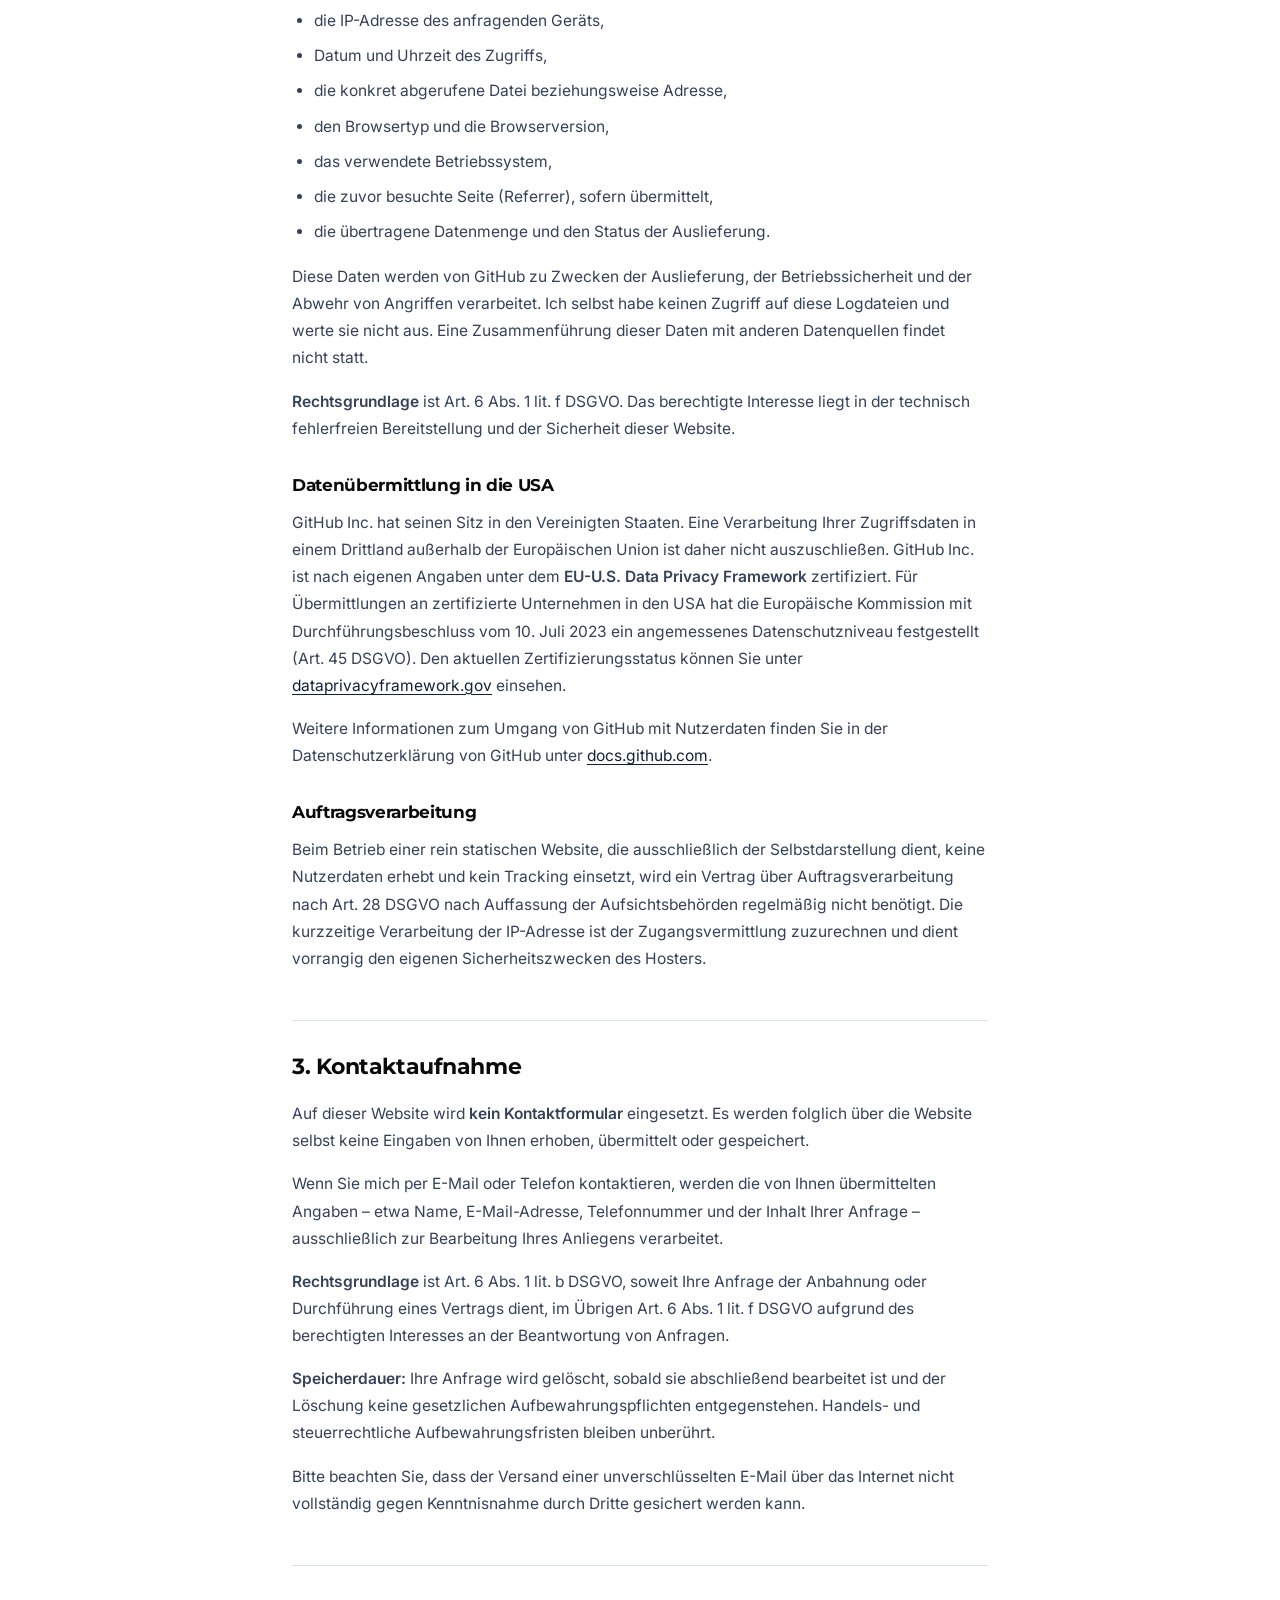
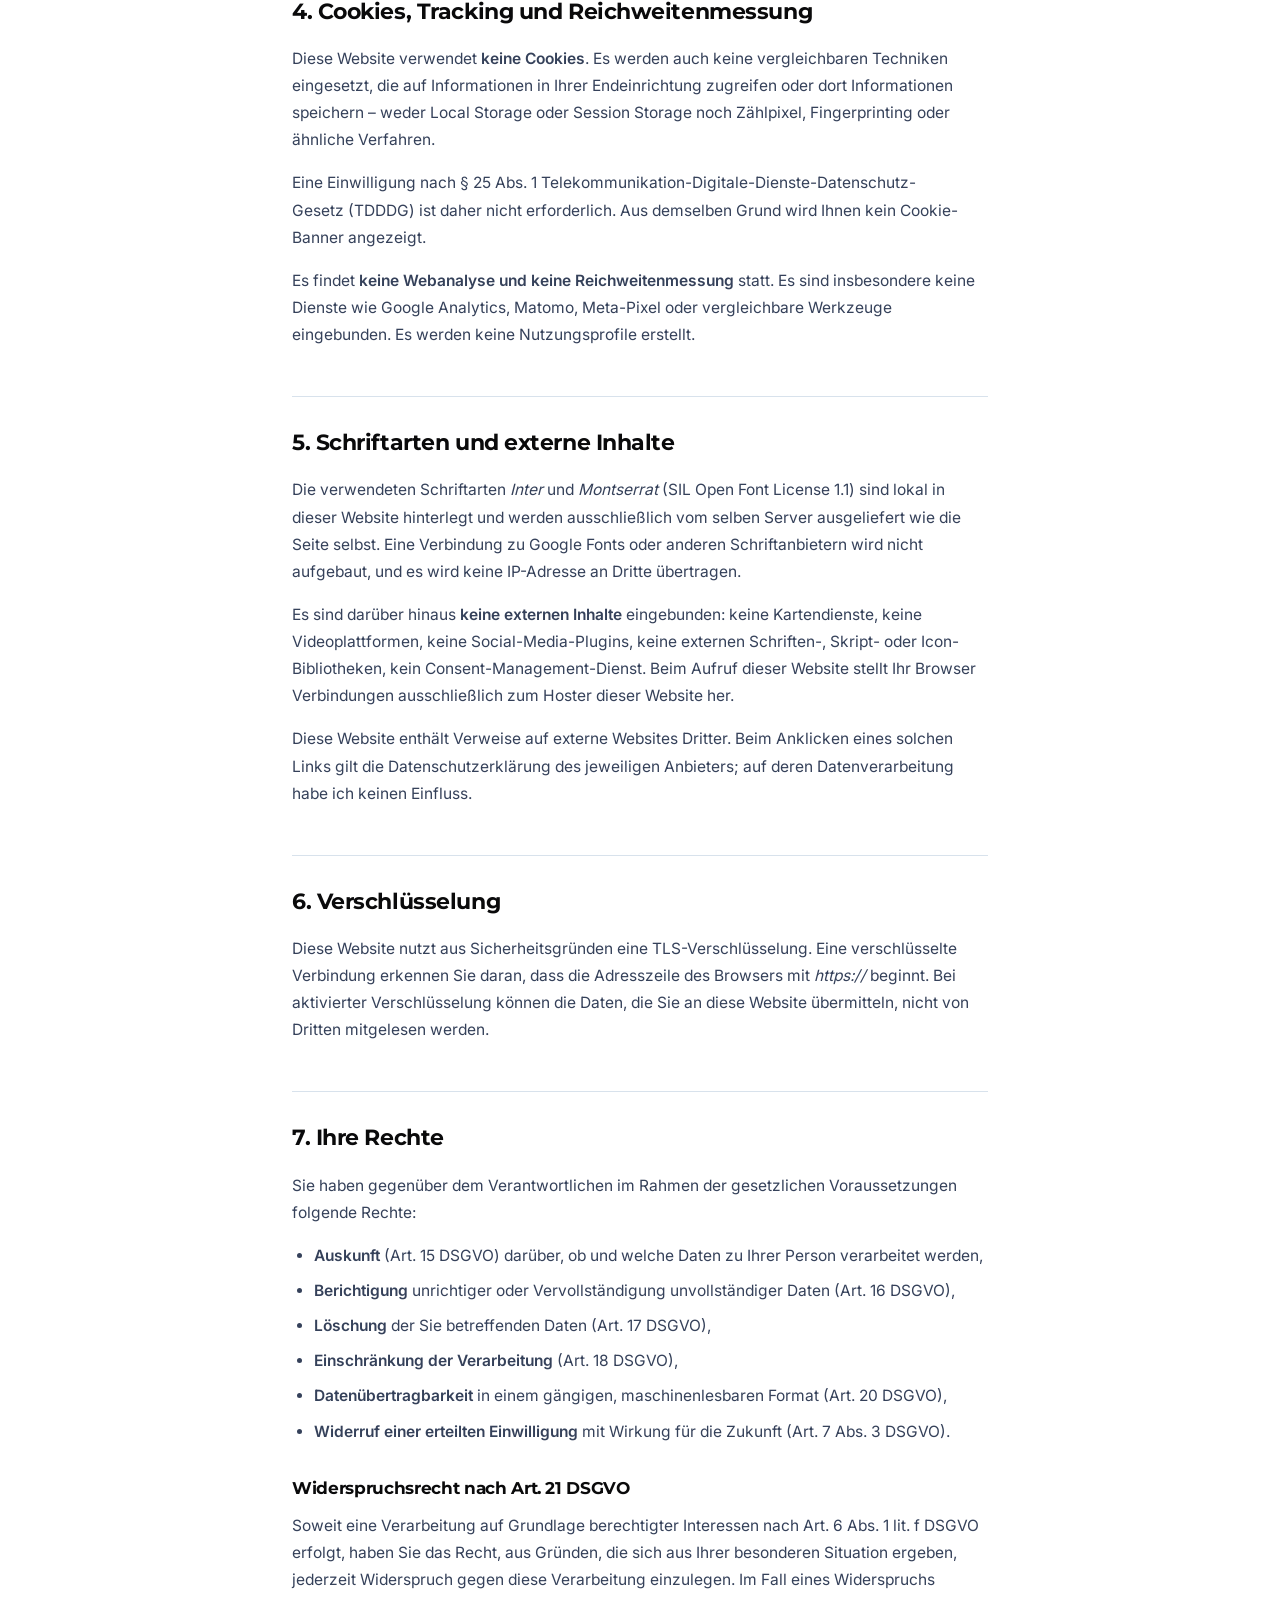
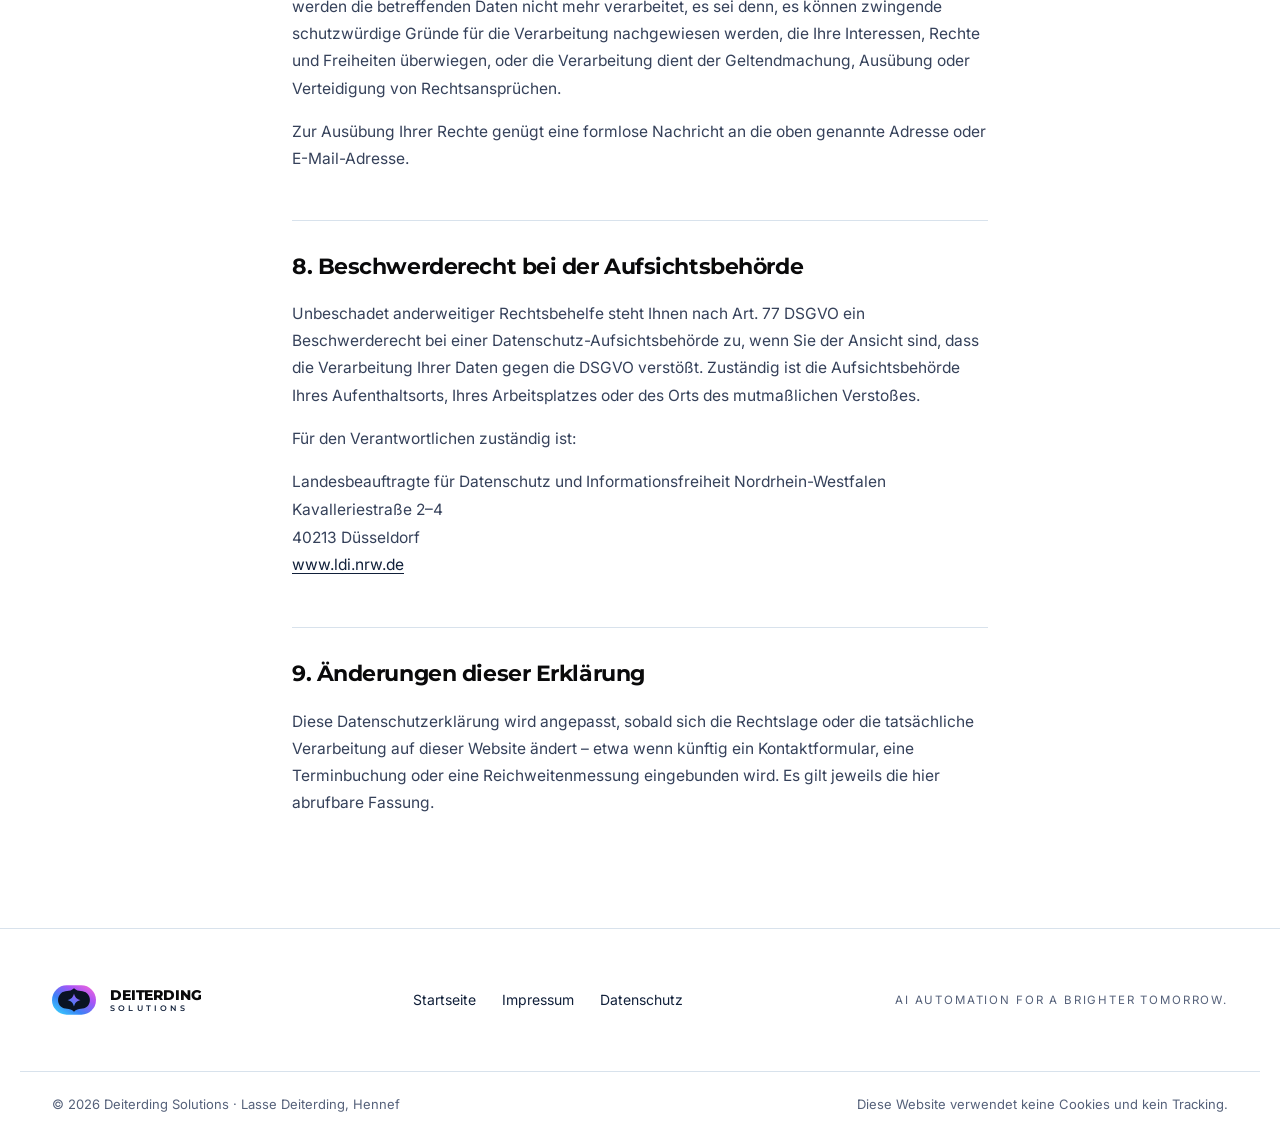
<file: datenschutz.html>
<!DOCTYPE html>
<html lang="de">
<head>
<meta charset="utf-8">
<meta name="viewport" content="width=device-width, initial-scale=1">
<title>Datenschutzerklärung – Deiterding Solutions</title>
<meta name="description" content="Datenschutzerklärung nach Art. 13 DSGVO für die Website von Deiterding Solutions. Ohne Cookies, ohne Tracking, mit lokal ausgelieferten Schriftarten.">
<meta name="robots" content="index, follow">
<link rel="canonical" href="https://deiterding-solutions.de/datenschutz.html">
<link rel="icon" href="/assets/img/favicon.svg" type="image/svg+xml">
<link rel="stylesheet" href="/assets/css/style.css">
</head>
<body>

<a class="skip-link" href="#main">Zum Inhalt springen</a>

<header class="header">
  <div class="header__inner">
    <a class="logo" href="/" aria-label="Deiterding Solutions – zur Startseite">
      <svg class="logo__mark" width="52" height="35" viewBox="0 0 120 80" aria-hidden="true" focusable="false">
        <defs><linearGradient id="dsg-header" x1="0" y1="1" x2="1" y2="0">
          <stop offset="0%" stop-color="#39E0FF"/><stop offset="35%" stop-color="#3B82F6"/><stop offset="68%" stop-color="#A855F7"/><stop offset="100%" stop-color="#FF6AD5"/>
        </linearGradient></defs>
        <rect width="120" height="80" rx="40" fill="url(#dsg-header)"/>
        <path fill-rule="evenodd" fill="#0A1324" d="M60,8 C72,20 86,12 96,22 C106,32 106,48 96,58 C86,68 72,60 60,72 C48,60 34,68 24,58 C14,48 14,32 24,22 C34,12 48,20 60,8 Z M60,22 C63,33 67,37 78,40 C67,43 63,47 60,58 C57,47 53,43 42,40 C53,37 57,33 60,22 Z"/>
      </svg>
      <span class="logo__text">
        <span class="logo__name">DEITERDING</span>
        <span class="logo__sub">SOLUTIONS</span>
      </span>
    </a>
    <nav class="nav" aria-label="Hauptnavigation" style="position:static;display:flex">
      <a href="/">Startseite</a>
      <a href="/impressum.html">Impressum</a>
    </nav>
  </div>
</header>

<main id="main" class="legal">
  <div class="wrap legal__inner">

    <h1>Datenschutzerklärung</h1>
    <p class="legal__updated">Informationen nach Art. 13 DSGVO · Stand: September 2026</p>

    <div class="legal__box">
      <p><strong>Kurzfassung:</strong> Diese Website setzt keine Cookies, bindet keine externen Dienste ein und verwendet keine Analyse- oder Trackingwerkzeuge. Die Schriftarten werden vom eigenen Server ausgeliefert. Es entsteht beim Aufruf lediglich der technisch unvermeidbare Server-Logeintrag beim Hoster. Deshalb gibt es auf dieser Seite auch keinen Cookie-Banner – es gibt schlicht nichts einzuwilligen.</p>
    </div>

    <div class="legal__toc">
      <p>Inhalt</p>
      <ol>
        <li><a href="#verantwortlich">Verantwortlicher</a></li>
        <li><a href="#hosting">Hosting und Server-Logfiles</a></li>
        <li><a href="#kontakt">Kontaktaufnahme</a></li>
        <li><a href="#cookies">Cookies, Tracking und Reichweitenmessung</a></li>
        <li><a href="#schriften">Schriftarten und externe Inhalte</a></li>
        <li><a href="#verschluesselung">Verschlüsselung</a></li>
        <li><a href="#rechte">Ihre Rechte</a></li>
        <li><a href="#beschwerde">Beschwerderecht bei der Aufsichtsbehörde</a></li>
        <li><a href="#aenderungen">Änderungen dieser Erklärung</a></li>
      </ol>
    </div>

    <h2 id="verantwortlich">1. Verantwortlicher</h2>
    <p>Verantwortlich für die Datenverarbeitung auf dieser Website im Sinne von Art. 4 Nr. 7 DSGVO ist:</p>
    <address>
      Lasse Deiterding<br>
      Deiterding Solutions<br>
      Am Steimelsknippen 24<br>
      53773 Hennef (Sieg)<br>
      Deutschland<br>
      Telefon: <a href="tel:+4917680755572">+49 176 80755572</a><br>
      E-Mail: <a href="mailto:info@deiterding-solutions.de">info@deiterding-solutions.de</a>
    </address>
    <p>Ein Datenschutzbeauftragter ist nicht benannt. Die Voraussetzungen für eine Benennungspflicht nach Art. 37 DSGVO in Verbindung mit § 38 BDSG liegen nicht vor, da nicht mindestens 20 Personen ständig mit der automatisierten Verarbeitung personenbezogener Daten beschäftigt sind.</p>

    <h2 id="hosting">2. Hosting und Server-Logfiles</h2>
    <p>Diese Website wird bei <strong>GitHub Pages</strong> gehostet, einem Dienst der GitHub Inc., 88 Colin P. Kelly Jr. Street, San Francisco, CA 94107, USA.</p>
    <p>Beim Aufruf dieser Website erfasst der Hoster automatisch Daten, die Ihr Browser übermittelt und die technisch erforderlich sind, um die Seite auszuliefern. Dabei handelt es sich typischerweise um:</p>
    <ul>
      <li>die IP-Adresse des anfragenden Geräts,</li>
      <li>Datum und Uhrzeit des Zugriffs,</li>
      <li>die konkret abgerufene Datei beziehungsweise Adresse,</li>
      <li>den Browsertyp und die Browserversion,</li>
      <li>das verwendete Betriebssystem,</li>
      <li>die zuvor besuchte Seite (Referrer), sofern übermittelt,</li>
      <li>die übertragene Datenmenge und den Status der Auslieferung.</li>
    </ul>
    <p>Diese Daten werden von GitHub zu Zwecken der Auslieferung, der Betriebssicherheit und der Abwehr von Angriffen verarbeitet. Ich selbst habe keinen Zugriff auf diese Logdateien und werte sie nicht aus. Eine Zusammenführung dieser Daten mit anderen Datenquellen findet nicht statt.</p>
    <p><strong>Rechtsgrundlage</strong> ist Art. 6 Abs. 1 lit. f DSGVO. Das berechtigte Interesse liegt in der technisch fehlerfreien Bereitstellung und der Sicherheit dieser Website.</p>

    <h3>Datenübermittlung in die USA</h3>
    <p>GitHub Inc. hat seinen Sitz in den Vereinigten Staaten. Eine Verarbeitung Ihrer Zugriffsdaten in einem Drittland außerhalb der Europäischen Union ist daher nicht auszuschließen. GitHub Inc. ist nach eigenen Angaben unter dem <strong>EU-U.S. Data Privacy Framework</strong> zertifiziert. Für Übermittlungen an zertifizierte Unternehmen in den USA hat die Europäische Kommission mit Durchführungsbeschluss vom 10. Juli 2023 ein angemessenes Datenschutzniveau festgestellt (Art. 45 DSGVO). Den aktuellen Zertifizierungsstatus können Sie unter <a href="https://www.dataprivacyframework.gov/" rel="noopener noreferrer" target="_blank">dataprivacyframework.gov</a> einsehen.</p>
    <p>Weitere Informationen zum Umgang von GitHub mit Nutzerdaten finden Sie in der Datenschutzerklärung von GitHub unter <a href="https://docs.github.com/site-policy/privacy-policies/github-general-privacy-statement" rel="noopener noreferrer" target="_blank">docs.github.com</a>.</p>

    <h3>Auftragsverarbeitung</h3>
    <p>Beim Betrieb einer rein statischen Website, die ausschließlich der Selbstdarstellung dient, keine Nutzerdaten erhebt und kein Tracking einsetzt, wird ein Vertrag über Auftragsverarbeitung nach Art. 28 DSGVO nach Auffassung der Aufsichtsbehörden regelmäßig nicht benötigt. Die kurzzeitige Verarbeitung der IP-Adresse ist der Zugangsvermittlung zuzurechnen und dient vorrangig den eigenen Sicherheitszwecken des Hosters.</p>

    <h2 id="kontakt">3. Kontaktaufnahme</h2>
    <p>Auf dieser Website wird <strong>kein Kontaktformular</strong> eingesetzt. Es werden folglich über die Website selbst keine Eingaben von Ihnen erhoben, übermittelt oder gespeichert.</p>
    <p>Wenn Sie mich per E-Mail oder Telefon kontaktieren, werden die von Ihnen übermittelten Angaben – etwa Name, E-Mail-Adresse, Telefonnummer und der Inhalt Ihrer Anfrage – ausschließlich zur Bearbeitung Ihres Anliegens verarbeitet.</p>
    <p><strong>Rechtsgrundlage</strong> ist Art. 6 Abs. 1 lit. b DSGVO, soweit Ihre Anfrage der Anbahnung oder Durchführung eines Vertrags dient, im Übrigen Art. 6 Abs. 1 lit. f DSGVO aufgrund des berechtigten Interesses an der Beantwortung von Anfragen.</p>
    <p><strong>Speicherdauer:</strong> Ihre Anfrage wird gelöscht, sobald sie abschließend bearbeitet ist und der Löschung keine gesetzlichen Aufbewahrungspflichten entgegenstehen. Handels- und steuerrechtliche Aufbewahrungsfristen bleiben unberührt.</p>
    <p>Bitte beachten Sie, dass der Versand einer unverschlüsselten E-Mail über das Internet nicht vollständig gegen Kenntnisnahme durch Dritte gesichert werden kann.</p>

    <h2 id="cookies">4. Cookies, Tracking und Reichweitenmessung</h2>
    <p>Diese Website verwendet <strong>keine Cookies</strong>. Es werden auch keine vergleichbaren Techniken eingesetzt, die auf Informationen in Ihrer Endeinrichtung zugreifen oder dort Informationen speichern – weder Local Storage oder Session Storage noch Zählpixel, Fingerprinting oder ähnliche Verfahren.</p>
    <p>Eine Einwilligung nach § 25 Abs. 1 Telekommunikation-Digitale-Dienste-Datenschutz-Gesetz (TDDDG) ist daher nicht erforderlich. Aus demselben Grund wird Ihnen kein Cookie-Banner angezeigt.</p>
    <p>Es findet <strong>keine Webanalyse und keine Reichweitenmessung</strong> statt. Es sind insbesondere keine Dienste wie Google Analytics, Matomo, Meta-Pixel oder vergleichbare Werkzeuge eingebunden. Es werden keine Nutzungsprofile erstellt.</p>

    <h2 id="schriften">5. Schriftarten und externe Inhalte</h2>
    <p>Die verwendeten Schriftarten <em>Inter</em> und <em>Montserrat</em> (SIL Open Font License 1.1) sind lokal in dieser Website hinterlegt und werden ausschließlich vom selben Server ausgeliefert wie die Seite selbst. Eine Verbindung zu Google Fonts oder anderen Schriftanbietern wird nicht aufgebaut, und es wird keine IP-Adresse an Dritte übertragen.</p>
    <p>Es sind darüber hinaus <strong>keine externen Inhalte</strong> eingebunden: keine Kartendienste, keine Videoplattformen, keine Social-Media-Plugins, keine externen Schriften-, Skript- oder Icon-Bibliotheken, kein Consent-Management-Dienst. Beim Aufruf dieser Website stellt Ihr Browser Verbindungen ausschließlich zum Hoster dieser Website her.</p>
    <p>Diese Website enthält Verweise auf externe Websites Dritter. Beim Anklicken eines solchen Links gilt die Datenschutzerklärung des jeweiligen Anbieters; auf deren Datenverarbeitung habe ich keinen Einfluss.</p>

    <h2 id="verschluesselung">6. Verschlüsselung</h2>
    <p>Diese Website nutzt aus Sicherheitsgründen eine TLS-Verschlüsselung. Eine verschlüsselte Verbindung erkennen Sie daran, dass die Adresszeile des Browsers mit <em>https://</em> beginnt. Bei aktivierter Verschlüsselung können die Daten, die Sie an diese Website übermitteln, nicht von Dritten mitgelesen werden.</p>

    <h2 id="rechte">7. Ihre Rechte</h2>
    <p>Sie haben gegenüber dem Verantwortlichen im Rahmen der gesetzlichen Voraussetzungen folgende Rechte:</p>
    <ul>
      <li><strong>Auskunft</strong> (Art. 15 DSGVO) darüber, ob und welche Daten zu Ihrer Person verarbeitet werden,</li>
      <li><strong>Berichtigung</strong> unrichtiger oder Vervollständigung unvollständiger Daten (Art. 16 DSGVO),</li>
      <li><strong>Löschung</strong> der Sie betreffenden Daten (Art. 17 DSGVO),</li>
      <li><strong>Einschränkung der Verarbeitung</strong> (Art. 18 DSGVO),</li>
      <li><strong>Datenübertragbarkeit</strong> in einem gängigen, maschinenlesbaren Format (Art. 20 DSGVO),</li>
      <li><strong>Widerruf einer erteilten Einwilligung</strong> mit Wirkung für die Zukunft (Art. 7 Abs. 3 DSGVO).</li>
    </ul>

    <h3>Widerspruchsrecht nach Art. 21 DSGVO</h3>
    <p>Soweit eine Verarbeitung auf Grundlage berechtigter Interessen nach Art. 6 Abs. 1 lit. f DSGVO erfolgt, haben Sie das Recht, aus Gründen, die sich aus Ihrer besonderen Situation ergeben, jederzeit Widerspruch gegen diese Verarbeitung einzulegen. Im Fall eines Widerspruchs werden die betreffenden Daten nicht mehr verarbeitet, es sei denn, es können zwingende schutzwürdige Gründe für die Verarbeitung nachgewiesen werden, die Ihre Interessen, Rechte und Freiheiten überwiegen, oder die Verarbeitung dient der Geltendmachung, Ausübung oder Verteidigung von Rechtsansprüchen.</p>
    <p>Zur Ausübung Ihrer Rechte genügt eine formlose Nachricht an die oben genannte Adresse oder E-Mail-Adresse.</p>

    <h2 id="beschwerde">8. Beschwerderecht bei der Aufsichtsbehörde</h2>
    <p>Unbeschadet anderweitiger Rechtsbehelfe steht Ihnen nach Art. 77 DSGVO ein Beschwerderecht bei einer Datenschutz-Aufsichtsbehörde zu, wenn Sie der Ansicht sind, dass die Verarbeitung Ihrer Daten gegen die DSGVO verstößt. Zuständig ist die Aufsichtsbehörde Ihres Aufenthaltsorts, Ihres Arbeitsplatzes oder des Orts des mutmaßlichen Verstoßes.</p>
    <p>Für den Verantwortlichen zuständig ist:</p>
    <address>
      Landesbeauftragte für Datenschutz und Informationsfreiheit Nordrhein-Westfalen<br>
      Kavalleriestraße 2–4<br>
      40213 Düsseldorf<br>
      <a href="https://www.ldi.nrw.de/" rel="noopener noreferrer" target="_blank">www.ldi.nrw.de</a>
    </address>

    <h2 id="aenderungen">9. Änderungen dieser Erklärung</h2>
    <p>Diese Datenschutzerklärung wird angepasst, sobald sich die Rechtslage oder die tatsächliche Verarbeitung auf dieser Website ändert – etwa wenn künftig ein Kontaktformular, eine Terminbuchung oder eine Reichweitenmessung eingebunden wird. Es gilt jeweils die hier abrufbare Fassung.</p>

  </div>
</main>

<footer class="footer">
  <div class="footer__inner">
    <a class="logo" href="/" aria-label="Deiterding Solutions – zur Startseite">
      <svg class="logo__mark" width="44" height="30" viewBox="0 0 120 80" aria-hidden="true" focusable="false">
        <defs><linearGradient id="dsg-footer" x1="0" y1="1" x2="1" y2="0">
          <stop offset="0%" stop-color="#39E0FF"/><stop offset="35%" stop-color="#3B82F6"/><stop offset="68%" stop-color="#A855F7"/><stop offset="100%" stop-color="#FF6AD5"/>
        </linearGradient></defs>
        <rect width="120" height="80" rx="40" fill="url(#dsg-footer)"/>
        <path fill-rule="evenodd" fill="#0A1324" d="M60,8 C72,20 86,12 96,22 C106,32 106,48 96,58 C86,68 72,60 60,72 C48,60 34,68 24,58 C14,48 14,32 24,22 C34,12 48,20 60,8 Z M60,22 C63,33 67,37 78,40 C67,43 63,47 60,58 C57,47 53,43 42,40 C53,37 57,33 60,22 Z"/>
      </svg>
      <span class="logo__text">
        <span class="logo__name" style="font-size:14px">DEITERDING</span>
        <span class="logo__sub" style="font-size:8px;letter-spacing:.4em">SOLUTIONS</span>
      </span>
    </a>
    <nav class="footer__links" aria-label="Fußzeile">
      <a href="/">Startseite</a>
      <a href="/impressum.html">Impressum</a>
      <a href="/datenschutz.html">Datenschutz</a>
    </nav>
    <p class="footer__claim">AI Automation for a brighter tomorrow.</p>
  </div>
  <div class="footer__bottom">
    <span>&copy; 2026 Deiterding Solutions · Lasse Deiterding, Hennef</span>
    <span>Diese Website verwendet keine Cookies und kein Tracking.</span>
  </div>
</footer>

</body>
</html>
</file>
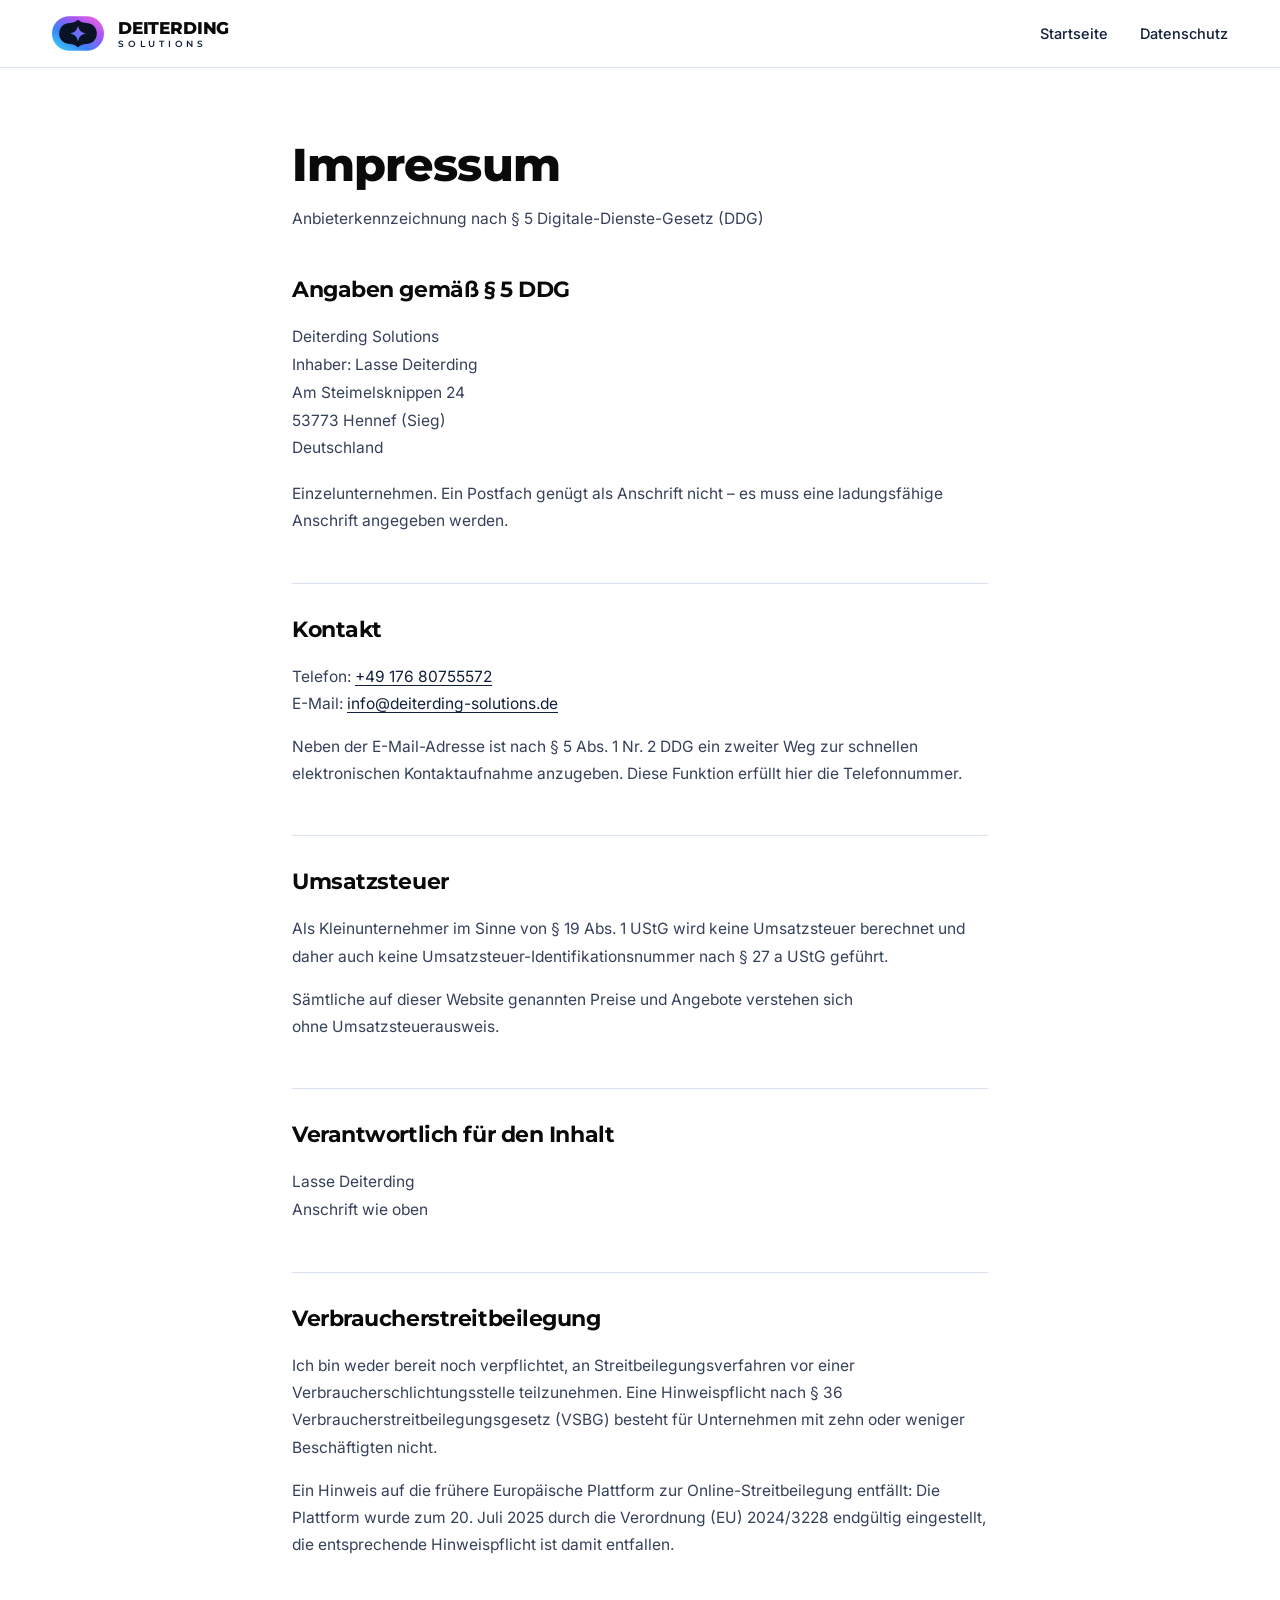
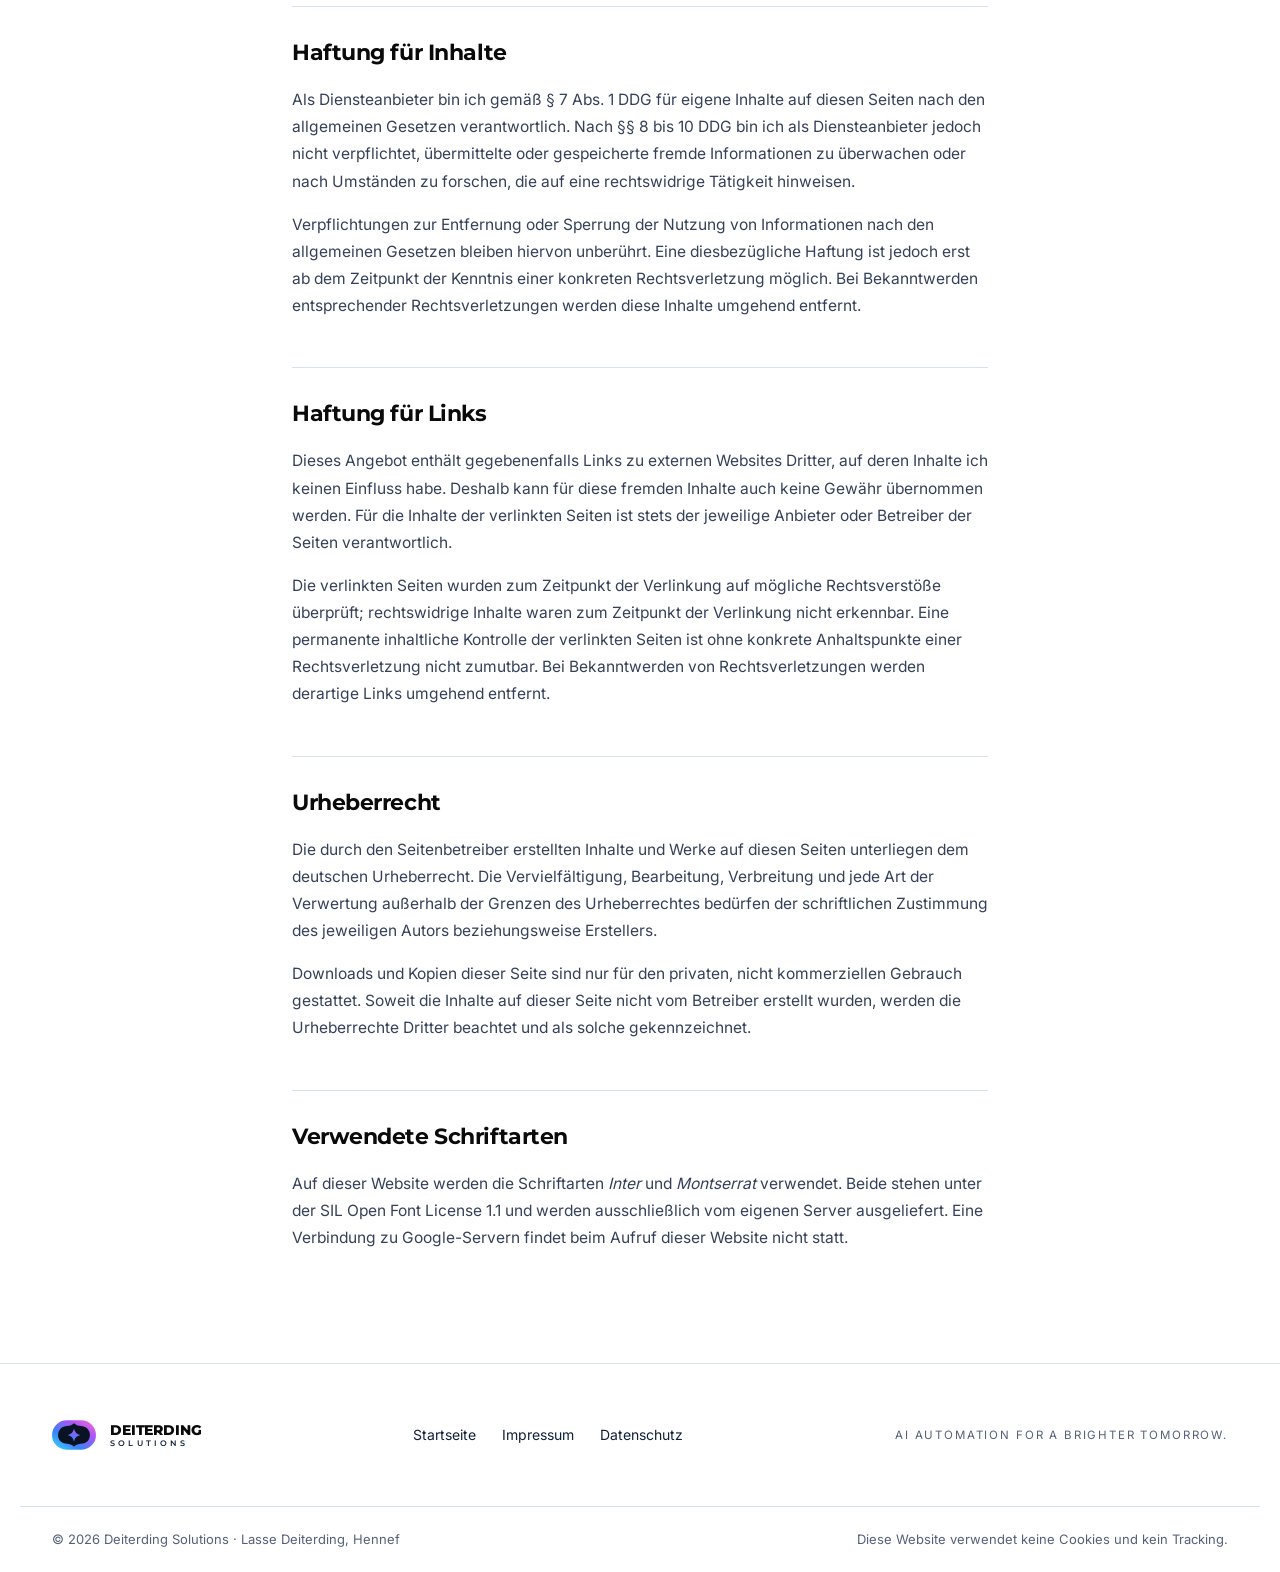
<file: impressum.html>
<!DOCTYPE html>
<html lang="de">
<head>
<meta charset="utf-8">
<meta name="viewport" content="width=device-width, initial-scale=1">
<title>Impressum – Deiterding Solutions</title>
<meta name="description" content="Impressum und Anbieterkennzeichnung nach § 5 DDG für Deiterding Solutions, Lasse Deiterding, Hennef.">
<meta name="robots" content="index, follow">
<link rel="canonical" href="https://deiterding-solutions.de/impressum.html">
<link rel="icon" href="/assets/img/favicon.svg" type="image/svg+xml">
<link rel="stylesheet" href="/assets/css/style.css">
</head>
<body>

<a class="skip-link" href="#main">Zum Inhalt springen</a>

<header class="header">
  <div class="header__inner">
    <a class="logo" href="/" aria-label="Deiterding Solutions – zur Startseite">
      <svg class="logo__mark" width="52" height="35" viewBox="0 0 120 80" aria-hidden="true" focusable="false">
        <defs><linearGradient id="dsg-header" x1="0" y1="1" x2="1" y2="0">
          <stop offset="0%" stop-color="#39E0FF"/><stop offset="35%" stop-color="#3B82F6"/><stop offset="68%" stop-color="#A855F7"/><stop offset="100%" stop-color="#FF6AD5"/>
        </linearGradient></defs>
        <rect width="120" height="80" rx="40" fill="url(#dsg-header)"/>
        <path fill-rule="evenodd" fill="#0A1324" d="M60,8 C72,20 86,12 96,22 C106,32 106,48 96,58 C86,68 72,60 60,72 C48,60 34,68 24,58 C14,48 14,32 24,22 C34,12 48,20 60,8 Z M60,22 C63,33 67,37 78,40 C67,43 63,47 60,58 C57,47 53,43 42,40 C53,37 57,33 60,22 Z"/>
      </svg>
      <span class="logo__text">
        <span class="logo__name">DEITERDING</span>
        <span class="logo__sub">SOLUTIONS</span>
      </span>
    </a>
    <nav class="nav" id="hauptnavigation" aria-label="Hauptnavigation" style="position:static;display:flex">
      <a href="/">Startseite</a>
      <a href="/datenschutz.html">Datenschutz</a>
    </nav>
  </div>
</header>

<main id="main" class="legal">
  <div class="wrap legal__inner">

    <h1>Impressum</h1>
    <p class="legal__updated">Anbieterkennzeichnung nach § 5 Digitale-Dienste-Gesetz (DDG)</p>

    <h2>Angaben gemäß § 5 DDG</h2>
    <address>
      Deiterding Solutions<br>
      Inhaber: Lasse Deiterding<br>
      Am Steimelsknippen 24<br>
      53773 Hennef (Sieg)<br>
      Deutschland
    </address>
    <p>Einzelunternehmen. Ein Postfach genügt als Anschrift nicht – es muss eine ladungsfähige Anschrift angegeben werden.</p>

    <h2>Kontakt</h2>
    <p>
      Telefon: <a href="tel:+4917680755572">+49 176 80755572</a><br>
      E-Mail: <a href="mailto:info@deiterding-solutions.de">info@deiterding-solutions.de</a>
    </p>
    <p>Neben der E-Mail-Adresse ist nach § 5 Abs. 1 Nr. 2 DDG ein zweiter Weg zur schnellen elektronischen Kontaktaufnahme anzugeben. Diese Funktion erfüllt hier die Telefonnummer.</p>

    <h2>Umsatzsteuer</h2>
    <p>Als Kleinunternehmer im Sinne von § 19 Abs. 1 UStG wird keine Umsatzsteuer berechnet und daher auch keine Umsatzsteuer-Identifikationsnummer nach § 27 a UStG geführt.</p>
    <p>Sämtliche auf dieser Website genannten Preise und Angebote verstehen sich ohne Umsatzsteuerausweis.</p>

    <h2>Verantwortlich für den Inhalt</h2>
    <address>
      Lasse Deiterding<br>
      Anschrift wie oben
    </address>

    <h2>Verbraucherstreitbeilegung</h2>
    <p>Ich bin weder bereit noch verpflichtet, an Streitbeilegungsverfahren vor einer Verbraucherschlichtungsstelle teilzunehmen. Eine Hinweispflicht nach § 36 Verbraucherstreitbeilegungsgesetz (VSBG) besteht für Unternehmen mit zehn oder weniger Beschäftigten nicht.</p>
    <p>Ein Hinweis auf die frühere Europäische Plattform zur Online-Streitbeilegung entfällt: Die Plattform wurde zum 20. Juli 2025 durch die Verordnung (EU) 2024/3228 endgültig eingestellt, die entsprechende Hinweispflicht ist damit entfallen.</p>

    <h2>Haftung für Inhalte</h2>
    <p>Als Diensteanbieter bin ich gemäß § 7 Abs. 1 DDG für eigene Inhalte auf diesen Seiten nach den allgemeinen Gesetzen verantwortlich. Nach §§ 8 bis 10 DDG bin ich als Diensteanbieter jedoch nicht verpflichtet, übermittelte oder gespeicherte fremde Informationen zu überwachen oder nach Umständen zu forschen, die auf eine rechtswidrige Tätigkeit hinweisen.</p>
    <p>Verpflichtungen zur Entfernung oder Sperrung der Nutzung von Informationen nach den allgemeinen Gesetzen bleiben hiervon unberührt. Eine diesbezügliche Haftung ist jedoch erst ab dem Zeitpunkt der Kenntnis einer konkreten Rechtsverletzung möglich. Bei Bekanntwerden entsprechender Rechtsverletzungen werden diese Inhalte umgehend entfernt.</p>

    <h2>Haftung für Links</h2>
    <p>Dieses Angebot enthält gegebenenfalls Links zu externen Websites Dritter, auf deren Inhalte ich keinen Einfluss habe. Deshalb kann für diese fremden Inhalte auch keine Gewähr übernommen werden. Für die Inhalte der verlinkten Seiten ist stets der jeweilige Anbieter oder Betreiber der Seiten verantwortlich.</p>
    <p>Die verlinkten Seiten wurden zum Zeitpunkt der Verlinkung auf mögliche Rechtsverstöße überprüft; rechtswidrige Inhalte waren zum Zeitpunkt der Verlinkung nicht erkennbar. Eine permanente inhaltliche Kontrolle der verlinkten Seiten ist ohne konkrete Anhaltspunkte einer Rechtsverletzung nicht zumutbar. Bei Bekanntwerden von Rechtsverletzungen werden derartige Links umgehend entfernt.</p>

    <h2>Urheberrecht</h2>
    <p>Die durch den Seitenbetreiber erstellten Inhalte und Werke auf diesen Seiten unterliegen dem deutschen Urheberrecht. Die Vervielfältigung, Bearbeitung, Verbreitung und jede Art der Verwertung außerhalb der Grenzen des Urheberrechtes bedürfen der schriftlichen Zustimmung des jeweiligen Autors beziehungsweise Erstellers.</p>
    <p>Downloads und Kopien dieser Seite sind nur für den privaten, nicht kommerziellen Gebrauch gestattet. Soweit die Inhalte auf dieser Seite nicht vom Betreiber erstellt wurden, werden die Urheberrechte Dritter beachtet und als solche gekennzeichnet.</p>

    <h2>Verwendete Schriftarten</h2>
    <p>Auf dieser Website werden die Schriftarten <em>Inter</em> und <em>Montserrat</em> verwendet. Beide stehen unter der SIL Open Font License 1.1 und werden ausschließlich vom eigenen Server ausgeliefert. Eine Verbindung zu Google-Servern findet beim Aufruf dieser Website nicht statt.</p>

  </div>
</main>

<footer class="footer">
  <div class="footer__inner">
    <a class="logo" href="/" aria-label="Deiterding Solutions – zur Startseite">
      <svg class="logo__mark" width="44" height="30" viewBox="0 0 120 80" aria-hidden="true" focusable="false">
        <defs><linearGradient id="dsg-footer" x1="0" y1="1" x2="1" y2="0">
          <stop offset="0%" stop-color="#39E0FF"/><stop offset="35%" stop-color="#3B82F6"/><stop offset="68%" stop-color="#A855F7"/><stop offset="100%" stop-color="#FF6AD5"/>
        </linearGradient></defs>
        <rect width="120" height="80" rx="40" fill="url(#dsg-footer)"/>
        <path fill-rule="evenodd" fill="#0A1324" d="M60,8 C72,20 86,12 96,22 C106,32 106,48 96,58 C86,68 72,60 60,72 C48,60 34,68 24,58 C14,48 14,32 24,22 C34,12 48,20 60,8 Z M60,22 C63,33 67,37 78,40 C67,43 63,47 60,58 C57,47 53,43 42,40 C53,37 57,33 60,22 Z"/>
      </svg>
      <span class="logo__text">
        <span class="logo__name" style="font-size:14px">DEITERDING</span>
        <span class="logo__sub" style="font-size:8px;letter-spacing:.4em">SOLUTIONS</span>
      </span>
    </a>
    <nav class="footer__links" aria-label="Fußzeile">
      <a href="/">Startseite</a>
      <a href="/impressum.html">Impressum</a>
      <a href="/datenschutz.html">Datenschutz</a>
    </nav>
    <p class="footer__claim">AI Automation for a brighter tomorrow.</p>
  </div>
  <div class="footer__bottom">
    <span>&copy; 2026 Deiterding Solutions · Lasse Deiterding, Hennef</span>
    <span>Diese Website verwendet keine Cookies und kein Tracking.</span>
  </div>
</footer>

</body>
</html>
</file>
<file: assets/css/style.css>
/* ==========================================================================
   Deiterding Solutions
   Palette und Typografie nach Brand-Sheet. Keine externen Requests.
   ========================================================================== */

/* --- Schriften: lokal ausgeliefert, kein Google-CDN ---------------------- */
@font-face {
  font-family: 'Inter';
  font-style: normal;
  font-weight: 400 600;
  font-display: swap;
  src: url('../fonts/inter-latin.woff2') format('woff2');
  unicode-range: U+0000-00FF, U+0131, U+0152-0153, U+02BB-02BC, U+02C6, U+02DA,
    U+02DC, U+0304, U+0308, U+0329, U+2000-206F, U+20AC, U+2122, U+2191, U+2193,
    U+2212, U+2215, U+FEFF, U+FFFD;
}
@font-face {
  font-family: 'Inter';
  font-style: normal;
  font-weight: 400 600;
  font-display: swap;
  src: url('../fonts/inter-latin-ext.woff2') format('woff2');
  unicode-range: U+0100-02BA, U+02BD-02C5, U+02C7-02CC, U+02CE-02D7, U+02DD-02FF,
    U+0304, U+0308, U+0329, U+1D00-1DBF, U+1E00-1E9F, U+1EF2-1EFF, U+2020,
    U+20A0-20AB, U+20AD-20C0, U+2113, U+2C60-2C7F, U+A720-A7FF;
}
@font-face {
  font-family: 'Montserrat';
  font-style: normal;
  font-weight: 600 800;
  font-display: swap;
  src: url('../fonts/montserrat-latin.woff2') format('woff2');
  unicode-range: U+0000-00FF, U+0131, U+0152-0153, U+02BB-02BC, U+02C6, U+02DA,
    U+02DC, U+0304, U+0308, U+0329, U+2000-206F, U+20AC, U+2122, U+2191, U+2193,
    U+2212, U+2215, U+FEFF, U+FFFD;
}
@font-face {
  font-family: 'Montserrat';
  font-style: normal;
  font-weight: 600 800;
  font-display: swap;
  src: url('../fonts/montserrat-latin-ext.woff2') format('woff2');
  unicode-range: U+0100-02BA, U+02BD-02C5, U+02C7-02CC, U+02CE-02D7, U+02DD-02FF,
    U+0304, U+0308, U+0329, U+1D00-1DBF, U+1E00-1E9F, U+1EF2-1EFF, U+2020,
    U+20A0-20AB, U+20AD-20C0, U+2113, U+2C60-2C7F, U+A720-A7FF;
}

/* --- Tokens ------------------------------------------------------------- */
:root {
  --carbon: #0a0a0b;
  --blue-black: #0a1324;
  --obsidian: #11203a;
  --obsidian-2: #16294a;
  --soft-ice: #d8e2ec;
  --white: #fff;

  --ink: #0a0a0b;
  --ink-soft: #35415a;
  --ink-muted: #55617a;
  --border: #d8e2ec;
  --border-strong: #b9c8d8;
  --surface: #fff;
  --surface-alt: #f4f7fa;
  --surface-alt-2: #eef3f8;

  --brand-grad: linear-gradient(45deg, #39e0ff 0%, #3b82f6 35%, #a855f7 68%, #ff6ad5 100%);

  --font-head: 'Montserrat', 'Segoe UI', system-ui, -apple-system, sans-serif;
  --font-body: 'Inter', 'Segoe UI', system-ui, -apple-system, sans-serif;

  --wrap: 1240px;
  --pad-x: 32px;
  --radius: 14px;
  --radius-lg: 28px;

  color-scheme: light;
}

/* --- Basis -------------------------------------------------------------- */
*, *::before, *::after { box-sizing: border-box; }

html { scroll-behavior: smooth; }
@media (prefers-reduced-motion: reduce) {
  html { scroll-behavior: auto; }
  *, *::before, *::after { animation-duration: .01ms !important; transition-duration: .01ms !important; }
}

body {
  margin: 0;
  background: var(--white);
  color: var(--ink);
  font-family: var(--font-body);
  font-size: 16px;
  line-height: 1.6;
  -webkit-font-smoothing: antialiased;
  text-rendering: optimizeLegibility;
  overflow-x: hidden;
}

img, svg { max-width: 100%; }
img { height: auto; display: block; }

a { color: var(--obsidian); text-decoration: none; }
a:hover { color: var(--blue-black); }

h1, h2, h3, h4 {
  font-family: var(--font-head);
  letter-spacing: -.02em;
  text-wrap: balance;
  margin: 0;
}

p { margin: 0; text-wrap: pretty; }

/* Verhindert den Umbruch innerhalb von Wörtern mit Bindestrich, z. B. "E-Mails" */
.nbr { white-space: nowrap; }

:focus-visible {
  outline: 3px solid var(--obsidian);
  outline-offset: 3px;
  border-radius: 4px;
}

.skip-link {
  position: absolute;
  left: -9999px;
  top: 0;
  z-index: 100;
  background: var(--blue-black);
  color: var(--white);
  padding: 14px 22px;
  font-weight: 600;
  border-radius: 0 0 10px 0;
}
.skip-link:focus {
  left: 0;
  color: var(--white);
}

.wrap {
  max-width: var(--wrap);
  margin: 0 auto;
  padding-left: var(--pad-x);
  padding-right: var(--pad-x);
}

.section { padding: 104px 0; border-top: 1px solid var(--border); }
.section--tight { padding: 88px 0; }
.section--alt { background: linear-gradient(180deg, #fff 0%, var(--surface-alt-2) 100%); }
.section--dark { background: linear-gradient(160deg, var(--blue-black) 0%, var(--obsidian) 100%); border-top: 0; color: var(--white); }

.eyebrow {
  font-size: 11.5px;
  font-weight: 600;
  letter-spacing: .3em;
  color: var(--ink-soft);
  margin: 0 0 18px;
  text-transform: uppercase;
}
.section--dark .eyebrow { color: var(--soft-ice); opacity: .72; }

.h2 { font-weight: 700; font-size: clamp(28px, 3vw, 42px); line-height: 1.12; }
.h3 { font-weight: 700; font-size: 17px; letter-spacing: -.01em; }

.lead { font-size: 16px; line-height: 1.7; color: var(--ink-soft); }

.section-head {
  display: flex;
  flex-wrap: wrap;
  gap: 32px;
  align-items: flex-end;
  justify-content: space-between;
  margin-bottom: 56px;
}
.section-head .h2 { max-width: 18ch; }
.section-head .lead { max-width: 420px; }

/* --- Logo --------------------------------------------------------------- */
.logo { display: flex; align-items: center; gap: 14px; color: inherit; }
.logo__mark { flex: none; }
.logo__text { display: grid; gap: 2px; }
.logo__name {
  font-family: var(--font-head);
  font-weight: 800;
  font-size: 17px;
  letter-spacing: -.01em;
  line-height: 1;
}
.logo__sub {
  font-family: var(--font-head);
  font-weight: 600;
  font-size: 9px;
  letter-spacing: .42em;
  color: var(--obsidian);
  line-height: 1;
}
.section--dark .logo__sub, .cta-band .logo__sub { color: var(--soft-ice); }

/* --- Buttons ------------------------------------------------------------ */
.btn {
  display: inline-flex;
  align-items: center;
  justify-content: center;
  gap: 10px;
  font-family: var(--font-head);
  font-weight: 600;
  font-size: 15px;
  padding: 16px 32px;
  border-radius: 11px;
  border: 1px solid transparent;
  cursor: pointer;
  transition: background-color .18s ease, border-color .18s ease, box-shadow .18s ease;
}
.btn--primary {
  background: var(--blue-black);
  color: var(--white);
  box-shadow: 0 2px 8px rgba(10, 19, 36, .18);
}
.btn--primary:hover { background: var(--obsidian); color: var(--white); }
.btn--ghost {
  background: var(--white);
  color: var(--blue-black);
  border-color: var(--border);
}
.btn--ghost:hover { background: var(--soft-ice); color: var(--blue-black); }
.btn--light {
  background: var(--white);
  color: var(--blue-black);
}
.btn--light:hover { background: var(--soft-ice); color: var(--blue-black); }
.btn--sm { font-size: 14px; padding: 12px 24px; border-radius: 10px; }

/* --- Header ------------------------------------------------------------- */
.header {
  position: sticky;
  top: 0;
  z-index: 20;
  background: rgba(255, 255, 255, .88);
  backdrop-filter: blur(14px);
  -webkit-backdrop-filter: blur(14px);
  border-bottom: 1px solid var(--border);
}
.header__inner {
  max-width: var(--wrap);
  margin: 0 auto;
  padding: 16px var(--pad-x);
  display: flex;
  align-items: center;
  gap: 40px;
}
.nav {
  margin-left: auto;
  display: flex;
  align-items: center;
  gap: 32px;
  font-size: 14.5px;
  font-weight: 500;
  color: var(--obsidian);
}
.nav a:hover { color: var(--blue-black); text-decoration: underline; text-underline-offset: 5px; }
.header .btn { flex: none; }

.nav-toggle {
  display: none;
  margin-left: auto;
  background: none;
  border: 1px solid var(--border);
  border-radius: 10px;
  padding: 10px 12px;
  cursor: pointer;
  color: var(--blue-black);
}
.nav-toggle__bars { display: block; width: 20px; height: 2px; background: currentColor; position: relative; }
.nav-toggle__bars::before,
.nav-toggle__bars::after {
  content: ''; position: absolute; left: 0; width: 20px; height: 2px; background: currentColor;
}
.nav-toggle__bars::before { top: -6px; }
.nav-toggle__bars::after { top: 6px; }

/* --- Hero --------------------------------------------------------------- */
.hero { background: linear-gradient(180deg, #fff 0%, #fff 55%, var(--surface-alt) 100%); }
.hero__inner {
  display: grid;
  grid-template-columns: minmax(0, 1.02fr) minmax(0, 1fr);
  gap: 64px;
  align-items: center;
  padding-top: 104px;
  padding-bottom: 96px;
}
.hero__kicker {
  font-size: 11.5px;
  font-weight: 600;
  letter-spacing: .34em;
  color: var(--ink-soft);
  margin-bottom: 28px;
  text-transform: uppercase;
}
.hero h1 {
  font-weight: 800;
  font-size: clamp(36px, 4.6vw, 62px);
  line-height: 1.05;
  letter-spacing: -.025em;
  margin: 0 0 28px;
  color: var(--carbon);
}
.hero h1 span { color: var(--obsidian); }
.hero__sub {
  font-size: 18px;
  line-height: 1.65;
  color: var(--ink-soft);
  margin-bottom: 40px;
  max-width: 470px;
}
.hero__actions { display: flex; flex-wrap: wrap; gap: 14px; }
.hero__values {
  margin-top: 56px;
  padding-top: 28px;
  border-top: 1px solid var(--border);
  display: flex;
  flex-wrap: wrap;
  gap: 40px;
  font-size: 12px;
  letter-spacing: .18em;
  font-weight: 600;
  color: var(--ink-muted);
  list-style: none;
  padding-left: 0;
}

/* --- Produkt-Mockup ----------------------------------------------------- */
.mock { position: relative; }
.mock__glow {
  position: absolute;
  inset: -8% -6% -18% -6%;
  background: radial-gradient(60% 55% at 55% 45%, rgba(17, 32, 58, .10), rgba(255, 255, 255, 0) 72%);
}
.mock__frame {
  position: relative;
  border-radius: 16px;
  background: linear-gradient(160deg, var(--blue-black) 0%, var(--obsidian) 100%);
  padding: 14px 14px 0;
  box-shadow: 0 30px 60px -24px rgba(10, 19, 36, .45), 0 2px 0 rgba(216, 226, 236, .25) inset;
}
.mock__screen {
  border-radius: 9px;
  overflow: hidden;
  background: var(--carbon);
  border: 1px solid rgba(216, 226, 236, .12);
}
.mock__bar {
  display: flex;
  align-items: center;
  gap: 10px;
  padding: 12px 16px;
  border-bottom: 1px solid rgba(216, 226, 236, .10);
}
.mock__bar-name {
  font-family: var(--font-head);
  font-weight: 700;
  font-size: 11px;
  letter-spacing: .08em;
  color: var(--white);
}
.mock__badge {
  margin-left: auto;
  font-size: 9.5px;
  letter-spacing: .16em;
  color: var(--soft-ice);
  opacity: .6;
  border: 1px solid rgba(216, 226, 236, .3);
  border-radius: 4px;
  padding: 3px 7px;
}
.mock__body { padding: 22px 20px 26px; display: grid; gap: 18px; }
.mock__stats { display: grid; grid-template-columns: repeat(3, minmax(0, 1fr)); gap: 12px; }
.mock__tile { background: var(--obsidian); border-radius: 8px; padding: 14px 14px 16px; }
.mock__tile-label { font-size: 9.5px; letter-spacing: .16em; color: var(--soft-ice); opacity: .6; margin-bottom: 10px; }
.mock__tile-value { font-family: var(--font-head); font-weight: 700; font-size: 22px; color: var(--white); }
.mock__chart { background: var(--obsidian); border-radius: 8px; padding: 18px 16px; display: grid; gap: 12px; }
.mock__bars { display: flex; align-items: flex-end; gap: 8px; height: 72px; }
.mock__bars span { flex: 1; border-radius: 3px; background: rgba(216, 226, 236, .24); }
.mock__chart-label { font-size: 10px; letter-spacing: .14em; color: var(--soft-ice); opacity: .55; }
.mock__rows { display: grid; gap: 8px; }
.mock__row {
  display: flex;
  align-items: center;
  gap: 10px;
  background: var(--obsidian);
  border-radius: 8px;
  padding: 11px 14px;
  font-size: 11px;
  color: var(--soft-ice);
}
.mock__dot { width: 6px; height: 6px; border-radius: 50%; background: var(--soft-ice); flex: none; }
.mock__tag { margin-left: auto; font-size: 10px; opacity: .5; }
.mock__foot {
  height: 12px;
  margin: 0 -26px;
  border-radius: 0 0 14px 14px;
  background: linear-gradient(180deg, var(--obsidian), var(--blue-black));
  box-shadow: 0 18px 30px -18px rgba(10, 19, 36, .5);
}
.mock__note {
  margin-top: 22px;
  text-align: center;
  font-size: 12.5px;
  color: var(--ink-muted);
}

/* --- Problem ------------------------------------------------------------ */
.problem { background: var(--surface-alt); }
.problem__grid { display: grid; grid-template-columns: minmax(0, 1fr) minmax(0, 1fr); gap: 64px; align-items: center; }
.problem h2 { max-width: 16ch; margin-bottom: 24px; }
.problem__list { list-style: none; margin: 0; padding: 0; display: grid; gap: 14px; }
.problem__list li {
  position: relative;
  padding-left: 30px;
  font-size: 16px;
  line-height: 1.65;
  color: var(--ink-soft);
}
.problem__list li::before {
  content: '';
  position: absolute;
  left: 0;
  top: 9px;
  width: 12px;
  height: 12px;
  border-radius: 3px;
  background: var(--blue-black);
  transform: rotate(45deg);
}

/* --- Karten-Raster ------------------------------------------------------ */
.cards { display: grid; grid-template-columns: repeat(auto-fit, minmax(240px, 1fr)); gap: 20px; }
.card {
  background: var(--white);
  border: 1px solid var(--border);
  border-radius: var(--radius);
  padding: 28px 26px 30px;
  box-shadow: 0 1px 2px rgba(10, 19, 36, .04);
  transition: box-shadow .2s ease, border-color .2s ease;
}
.card:hover { box-shadow: 0 12px 28px -18px rgba(10, 19, 36, .35); border-color: var(--border-strong); }
.card__icon {
  width: 40px;
  height: 40px;
  border-radius: 10px;
  background: var(--blue-black);
  display: flex;
  align-items: center;
  justify-content: center;
  margin-bottom: 22px;
  color: var(--white);
}
.card h3 { margin-bottom: 10px; }
.card p { font-size: 14.5px; line-height: 1.65; color: var(--ink-soft); }

/* --- Ausbaustufen ------------------------------------------------------- */
.extras { margin-top: 56px; padding-top: 40px; border-top: 1px solid var(--border); }
.extras h3 { font-size: 15px; letter-spacing: .02em; margin-bottom: 20px; }
.extras__list {
  list-style: none;
  margin: 0;
  padding: 0;
  display: flex;
  flex-wrap: wrap;
  gap: 10px;
}
.extras__list li {
  border: 1px solid var(--border);
  border-radius: 999px;
  padding: 9px 18px;
  font-size: 14px;
  color: var(--ink-soft);
  background: var(--white);
}

/* --- Prozess ------------------------------------------------------------ */
.steps { display: grid; grid-template-columns: repeat(auto-fit, minmax(230px, 1fr)); gap: 44px; }
.step { border-top: 1px solid var(--border); padding-top: 28px; }
.step__num {
  width: 52px;
  height: 52px;
  border-radius: 50%;
  border: 1px solid var(--obsidian);
  display: flex;
  align-items: center;
  justify-content: center;
  font-family: var(--font-head);
  font-weight: 700;
  font-size: 15px;
  color: var(--obsidian);
  margin-bottom: 24px;
}
.step h3 { font-size: 21px; margin-bottom: 12px; }
.step p { font-size: 15px; line-height: 1.7; color: var(--ink-soft); max-width: 34ch; }

/* --- Zielgruppen -------------------------------------------------------- */
.audience { display: grid; grid-template-columns: repeat(auto-fit, minmax(260px, 1fr)); gap: 20px; }
.audience__item {
  border: 1px solid var(--border);
  border-radius: var(--radius);
  padding: 30px 28px;
  background: var(--white);
}
.audience__item h3 { font-size: 19px; margin-bottom: 12px; }
.audience__item p { font-size: 14.5px; line-height: 1.65; color: var(--ink-soft); }
.audience__eg {
  margin-top: 18px;
  padding-top: 18px;
  border-top: 1px solid var(--border);
  font-size: 13.5px;
  color: var(--ink-muted);
  font-style: italic;
}

/* --- Vertrauen (dunkel) ------------------------------------------------- */
.trust__grid { display: grid; grid-template-columns: minmax(0, .85fr) minmax(0, 1.15fr); gap: 64px; align-items: start; }
.trust h2 { color: var(--white); max-width: 14ch; }
.trust__intro { color: var(--soft-ice); margin-top: 20px; font-size: 16px; line-height: 1.7; }
.trust__list { list-style: none; margin: 0; padding: 0; display: grid; gap: 18px; }
.trust__list li {
  border: 1px solid rgba(216, 226, 236, .18);
  border-radius: 12px;
  padding: 22px 24px;
  background: rgba(216, 226, 236, .05);
}
.trust__list strong {
  display: block;
  font-family: var(--font-head);
  font-weight: 700;
  font-size: 16px;
  color: var(--white);
  margin-bottom: 8px;
}
.trust__list span { color: var(--soft-ice); font-size: 14.5px; line-height: 1.65; display: block; }

/* --- Fakten ------------------------------------------------------------- */
.facts { display: grid; grid-template-columns: repeat(auto-fit, minmax(220px, 1fr)); gap: 48px; }
.fact__value {
  font-family: var(--font-head);
  font-weight: 800;
  font-size: clamp(44px, 5.5vw, 74px);
  line-height: 1;
  letter-spacing: -.035em;
  color: var(--carbon);
}
.fact__label { margin-top: 16px; font-size: 14px; letter-spacing: .12em; font-weight: 600; color: var(--ink-soft); }
.fact__note { margin-top: 10px; font-size: 13.5px; color: var(--ink-muted); letter-spacing: 0; font-weight: 400; }

/* --- Preise ------------------------------------------------------------- */
.plans { display: grid; grid-template-columns: repeat(auto-fit, minmax(270px, 1fr)); gap: 20px; }
.plan {
  border: 1px solid var(--border);
  border-radius: var(--radius);
  padding: 32px 28px 34px;
  background: var(--white);
  display: flex;
  flex-direction: column;
}
.plan--featured { border-color: var(--blue-black); box-shadow: 0 18px 40px -28px rgba(10, 19, 36, .5); }
.plan__tag {
  align-self: flex-start;
  font-size: 10.5px;
  letter-spacing: .16em;
  font-weight: 600;
  text-transform: uppercase;
  background: var(--blue-black);
  color: var(--white);
  border-radius: 999px;
  padding: 5px 12px;
  margin-bottom: 18px;
}
.plan h3 { font-size: 22px; margin-bottom: 10px; }
.plan__for { font-size: 14px; color: var(--ink-muted); margin-bottom: 22px; }
.plan__features { list-style: none; margin: 0 0 26px; padding: 0; display: grid; gap: 12px; }
.plan__features li {
  position: relative;
  padding-left: 26px;
  font-size: 14.5px;
  line-height: 1.6;
  color: var(--ink-soft);
}
.plan__features li::before {
  content: '';
  position: absolute;
  left: 2px;
  top: 8px;
  width: 9px;
  height: 9px;
  border-radius: 2px;
  background: var(--obsidian);
  transform: rotate(45deg);
}
.plan__price { margin-top: auto; padding-top: 22px; border-top: 1px solid var(--border); font-size: 14.5px; color: var(--ink-soft); }
.plan__price strong { font-family: var(--font-head); color: var(--ink); display: block; font-size: 16px; margin-bottom: 4px; }

.pilot {
  margin-top: 28px;
  border: 1px solid var(--border-strong);
  border-radius: var(--radius);
  padding: 26px 28px;
  background: var(--white);
  display: flex;
  flex-wrap: wrap;
  gap: 20px 32px;
  align-items: center;
  justify-content: space-between;
}
.pilot p { font-size: 15px; line-height: 1.65; color: var(--ink-soft); max-width: 62ch; }
.pilot strong { color: var(--ink); }

/* --- Über mich ---------------------------------------------------------- */
.about__grid { display: grid; grid-template-columns: minmax(0, 1fr) minmax(0, 1.1fr); gap: 64px; align-items: start; }
.about__card {
  border: 1px solid var(--border);
  border-radius: var(--radius);
  padding: 32px 30px;
  background: var(--white);
}
.about__name { font-family: var(--font-head); font-weight: 800; font-size: 22px; margin-bottom: 4px; }
.about__role { font-size: 13px; letter-spacing: .16em; text-transform: uppercase; color: var(--ink-muted); font-weight: 600; margin-bottom: 24px; }
.about__meta { list-style: none; margin: 0; padding: 0; display: grid; gap: 14px; font-size: 14.5px; color: var(--ink-soft); }
.about__meta li { display: grid; grid-template-columns: 108px minmax(0, 1fr); gap: 14px; }
.about__meta dt, .about__meta b { font-weight: 600; color: var(--ink); }
.about__text { display: grid; gap: 20px; }
.about__text p { font-size: 16px; line-height: 1.75; color: var(--ink-soft); }

/* --- FAQ ---------------------------------------------------------------- */
.faq { display: grid; gap: 0; max-width: 820px; }
.faq details { border-bottom: 1px solid var(--border); }
.faq details:first-of-type { border-top: 1px solid var(--border); }
.faq summary {
  cursor: pointer;
  list-style: none;
  padding: 24px 44px 24px 0;
  position: relative;
  font-family: var(--font-head);
  font-weight: 700;
  font-size: 17px;
  letter-spacing: -.01em;
  color: var(--ink);
}
.faq summary::-webkit-details-marker { display: none; }
.faq summary::after {
  content: '';
  position: absolute;
  right: 8px;
  top: 50%;
  width: 10px;
  height: 10px;
  border-right: 2px solid var(--obsidian);
  border-bottom: 2px solid var(--obsidian);
  transform: translateY(-70%) rotate(45deg);
  transition: transform .2s ease;
}
.faq details[open] summary::after { transform: translateY(-30%) rotate(-135deg); }
.faq summary:hover { color: var(--obsidian); }
.faq__answer { padding: 0 44px 26px 0; font-size: 15.5px; line-height: 1.75; color: var(--ink-soft); }

/* --- Referenzen (Platzhalter) ------------------------------------------- */
.refs {
  border: 1px dashed var(--border-strong);
  border-radius: var(--radius);
  padding: 48px 36px;
  text-align: center;
  background: var(--surface-alt);
}
.refs h2 { font-size: clamp(24px, 2.4vw, 32px); margin-bottom: 14px; }
.refs p { font-size: 16px; color: var(--ink-soft); max-width: 56ch; margin: 0 auto; }

/* --- CTA-Band ----------------------------------------------------------- */
.cta-section { background: var(--white); padding: 0 var(--pad-x) 96px; }
.cta-band {
  position: relative;
  max-width: var(--wrap);
  margin: 0 auto;
  border-radius: var(--radius-lg);
  overflow: hidden;
  background: linear-gradient(135deg, var(--blue-black) 0%, var(--obsidian) 100%);
}
.cta-band__waves { position: absolute; inset: 0; width: 100%; height: 100%; opacity: .85; }
.cta-band__inner {
  position: relative;
  padding: 88px 48px 92px;
  display: grid;
  gap: 26px;
  justify-items: center;
  text-align: center;
}
.cta-band h2 {
  font-weight: 800;
  font-size: clamp(30px, 3.8vw, 52px);
  line-height: 1.08;
  letter-spacing: -.025em;
  color: var(--white);
  max-width: 20ch;
}
.cta-band p { font-size: 17px; line-height: 1.65; color: var(--soft-ice); max-width: 50ch; }
.cta-band__actions { display: flex; flex-wrap: wrap; gap: 14px; justify-content: center; margin-top: 6px; }
.cta-band__direct {
  margin-top: 14px;
  display: flex;
  flex-wrap: wrap;
  gap: 10px 32px;
  justify-content: center;
  font-size: 15px;
  color: var(--soft-ice);
}
.cta-band__direct a { color: var(--white); text-decoration: underline; text-underline-offset: 4px; }
.cta-band__direct a:hover { color: var(--soft-ice); }

/* --- Footer ------------------------------------------------------------- */
.footer { background: var(--white); border-top: 1px solid var(--border); }
.footer__inner {
  max-width: var(--wrap);
  margin: 0 auto;
  padding: 56px var(--pad-x);
  display: flex;
  flex-wrap: wrap;
  gap: 32px;
  align-items: center;
  justify-content: space-between;
}
.footer__links { display: flex; flex-wrap: wrap; gap: 26px; font-size: 14px; color: var(--ink-soft); }
.footer__links a:hover { text-decoration: underline; text-underline-offset: 4px; }
.footer__claim { font-size: 11.5px; letter-spacing: .16em; color: var(--ink-muted); text-transform: uppercase; }
.footer__bottom {
  border-top: 1px solid var(--border);
  padding: 22px var(--pad-x);
  max-width: var(--wrap);
  margin: 0 auto;
  font-size: 13px;
  color: var(--ink-muted);
  display: flex;
  flex-wrap: wrap;
  gap: 8px 24px;
  justify-content: space-between;
}

/* --- Rechtsseiten (Impressum / Datenschutz) ----------------------------- */
.legal { padding: 72px 0 96px; }
.legal__inner { max-width: 760px; }
.legal h1 {
  font-weight: 800;
  font-size: clamp(30px, 4vw, 46px);
  line-height: 1.1;
  margin-bottom: 14px;
}
.legal__updated { font-size: 14px; color: var(--ink-muted); margin-bottom: 48px; }
.legal h2 {
  font-weight: 700;
  font-size: 22px;
  margin: 48px 0 16px;
  padding-top: 28px;
  border-top: 1px solid var(--border);
}
.legal h2:first-of-type { border-top: 0; padding-top: 0; margin-top: 40px; }
.legal h3 { font-weight: 700; font-size: 17px; margin: 30px 0 10px; }
.legal p, .legal li { font-size: 15.5px; line-height: 1.75; color: var(--ink-soft); }
.legal p { margin-bottom: 16px; }
.legal ul, .legal ol { margin: 0 0 18px; padding-left: 22px; display: grid; gap: 8px; }
.legal a { text-decoration: underline; text-underline-offset: 3px; }
.legal address { font-style: normal; margin-bottom: 18px; font-size: 15.5px; line-height: 1.8; color: var(--ink-soft); }
.legal__box {
  border: 1px solid var(--border);
  border-left: 4px solid var(--obsidian);
  border-radius: 0 10px 10px 0;
  padding: 22px 26px;
  background: var(--surface-alt);
  margin: 24px 0 28px;
}
.legal__box p:last-child { margin-bottom: 0; }
.legal__box--todo { border-left-color: #b45309; background: #fffbeb; border-color: #fde68a; }
.legal__toc {
  border: 1px solid var(--border);
  border-radius: var(--radius);
  padding: 24px 28px;
  background: var(--surface-alt);
  margin-bottom: 40px;
}
.legal__toc p { font-family: var(--font-head); font-weight: 700; font-size: 14px; color: var(--ink); margin-bottom: 12px; }
.legal__toc ol { margin: 0; padding-left: 20px; gap: 6px; }
.legal__toc li { font-size: 14.5px; }

/* --- Responsive --------------------------------------------------------- */
@media (max-width: 980px) {
  :root { --pad-x: 24px; }
  .hero__inner { grid-template-columns: minmax(0, 1fr); gap: 56px; padding-top: 72px; padding-bottom: 72px; }
  .problem__grid, .trust__grid, .about__grid { grid-template-columns: minmax(0, 1fr); gap: 40px; }
  .section { padding: 80px 0; }
  .cta-band__inner { padding: 64px 28px 68px; }
}

@media (max-width: 760px) {
  .nav {
    display: none;
    position: absolute;
    top: 100%;
    left: 0;
    right: 0;
    flex-direction: column;
    align-items: stretch;
    gap: 0;
    background: var(--white);
    border-bottom: 1px solid var(--border);
    padding: 8px var(--pad-x) 20px;
    box-shadow: 0 18px 30px -22px rgba(10, 19, 36, .4);
  }
  .nav[data-open='true'] { display: flex; }
  .nav a { padding: 14px 0; border-bottom: 1px solid var(--border); font-size: 16px; }
  .nav a:last-child { border-bottom: 0; }
  .nav-toggle { display: block; }
  .header__inner { gap: 16px; position: relative; }
  .header .btn--sm { display: none; }
  .hero__values { gap: 20px 28px; }
  .section-head { margin-bottom: 40px; }
  .steps { gap: 36px; }
  .facts { gap: 36px; }
  .footer__inner { flex-direction: column; align-items: flex-start; gap: 24px; }
  .pilot { flex-direction: column; align-items: flex-start; }
  .about__meta li { grid-template-columns: minmax(0, 1fr); gap: 2px; }
}

@media (max-width: 480px) {
  .mock__stats { grid-template-columns: repeat(2, minmax(0, 1fr)); }
  .btn { width: 100%; }
  .hero__actions, .cta-band__actions { flex-direction: column; align-items: stretch; width: 100%; }
}

/* --- Druck -------------------------------------------------------------- */
@media print {
  .header, .cta-section, .nav-toggle, .mock { display: none; }
  body { color: #000; }
  .legal a { text-decoration: none; color: #000; }
}
</file>
